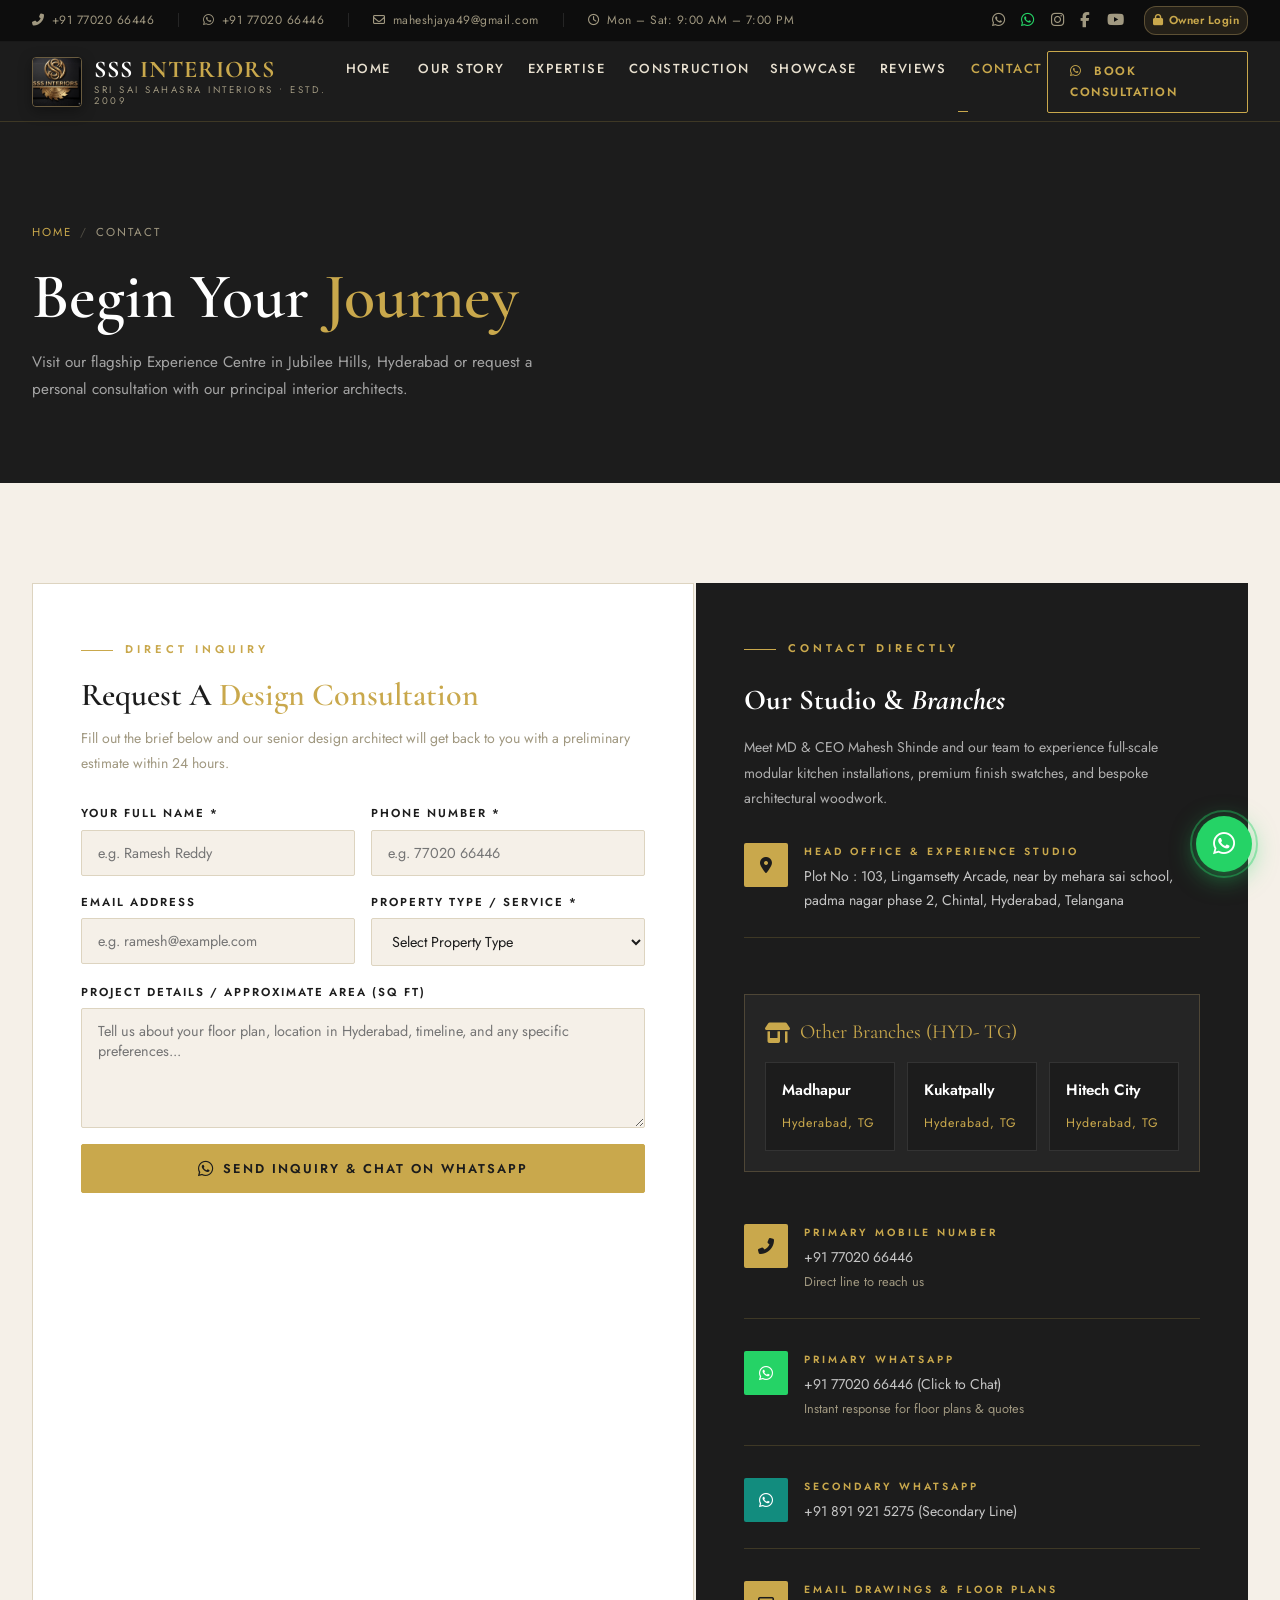
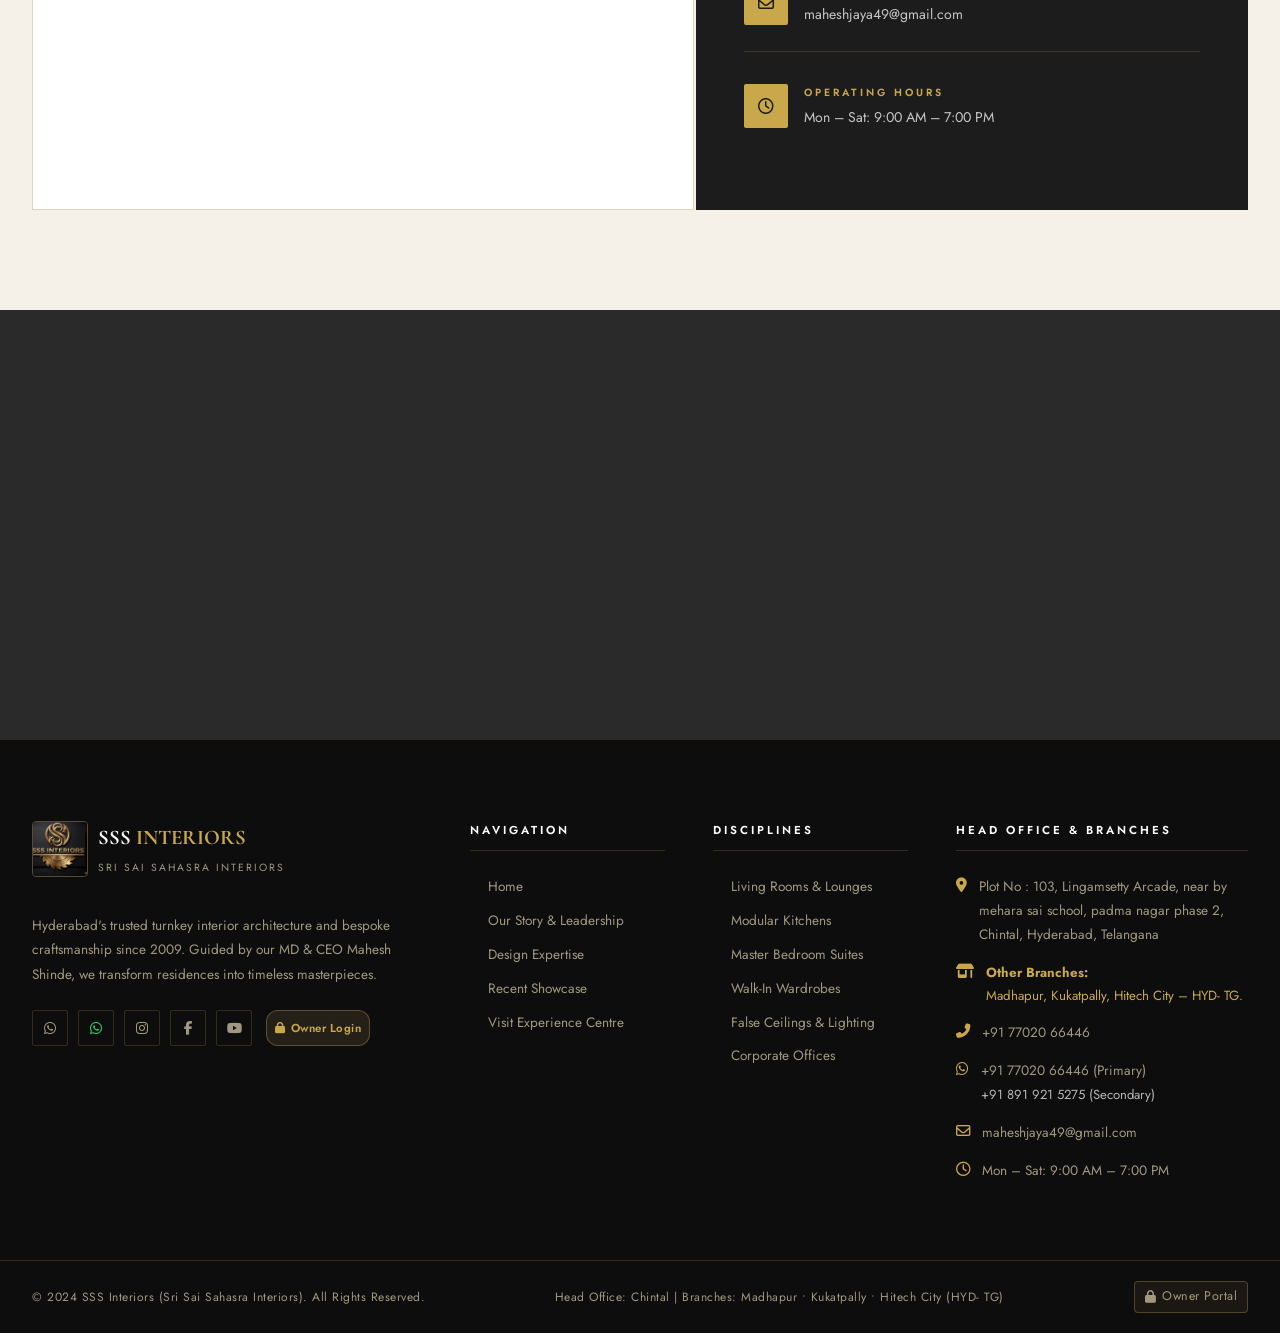
<file: contact.html>
﻿<!DOCTYPE html>
<html lang="en">
<head>
  <meta charset="UTF-8" />
  <meta name="viewport" content="width=device-width, initial-scale=1.0" />
  <title>Connect With Us | SSS Interiors — Sri Sai Sahasra Interiors</title>
  <link rel="icon" type="image/jpeg" href="assets/images/logo.jpg" />
  <link rel="apple-touch-icon" href="assets/images/logo.jpg" />
  <meta name="description" content="Visit the SSS Interiors (Sri Sai Sahasra Interiors) Experience Centre in Jubilee Hills, Hyderabad or schedule a private in-home design consultation." />

  <!-- Google Fonts: Cormorant Garamond & Jost -->
  <link rel="preconnect" href="https://fonts.googleapis.com" />
  <link rel="preconnect" href="https://fonts.gstatic.com" crossorigin />
  <link href="https://fonts.googleapis.com/css2?family=Cormorant+Garamond:ital,wght@0,500;0,600;0,700;1,400;1,600&family=Jost:wght@300;400;500;600;700&display=swap" rel="stylesheet" />

  <!-- Font Awesome 6 -->
  <link rel="stylesheet" href="https://cdnjs.cloudflare.com/ajax/libs/font-awesome/6.5.0/css/all.min.css" />

  <!-- Main Stylesheet -->
  <link rel="stylesheet" href="assets/css/style.css" />
</head>
<body>

  <!-- Page Loader -->
  <div id="page-loader">
    <img src="assets/images/logo.jpg" alt="SSS Interiors" class="loader-logo-img" />
    <div class="loader-line"></div>
    <div class="loader-sub">Sri Sai Sahasra Interiors</div>
  </div>

  <div id="scroll-progress"></div>

  <!-- ======== TOP BAR ======== -->
  <div class="top-bar">
    <div class="tb-inner">
      <div class="top-bar-left">
        <a href="tel:+917702066446" class="cfg-phone-link" title="Call Primary Mobile">
          <i class="fas fa-phone-alt"></i>
          <span class="cfg-phone-text">+91 77020 66446</span>
        </a>
        <span class="tb-divider hide-mobile"></span>
        <a href="https://wa.me/917702066446" class="cfg-whatsapp-link hide-mobile" target="_blank" title="Primary WhatsApp">
          <i class="fab fa-whatsapp"></i>
          <span>+91 77020 66446</span>
        </a>
        <span class="tb-divider hide-mobile"></span>
        <a href="mailto:maheshjaya49@gmail.com" class="cfg-email-link hide-mobile" title="Email Us">
          <i class="far fa-envelope"></i>
          <span class="cfg-email-text">maheshjaya49@gmail.com</span>
        </a>
        <span class="tb-divider hide-mobile"></span>
        <span class="hide-mobile">
          <i class="far fa-clock"></i>
          <span class="cfg-hours">Mon – Sat: 9:00 AM – 7:00 PM</span>
        </span>
      </div>
      <div class="top-bar-right">
        <a href="https://wa.me/917702066446" class="cfg-whatsapp-link" target="_blank" aria-label="Primary WhatsApp: 7702066446" title="Primary WhatsApp: 7702066446"><i class="fab fa-whatsapp"></i></a>
        <a href="https://wa.me/918919215275" class="cfg-whatsapp-secondary" target="_blank" aria-label="Secondary WhatsApp: +91 891 921 5275" title="Secondary WhatsApp: +91 891 921 5275"><i class="fab fa-whatsapp" style="color:#25D366;"></i></a>
        <a href="#" class="cfg-instagram" target="_blank" aria-label="Instagram"><i class="fab fa-instagram"></i></a>
        <a href="#" class="cfg-facebook" target="_blank" aria-label="Facebook"><i class="fab fa-facebook-f"></i></a>
        <a href="#" class="cfg-youtube" target="_blank" aria-label="YouTube"><i class="fab fa-youtube"></i></a>
        <a href="admin.html" class="topbar-admin-link" title="Owner Admin Portal"><i class="fas fa-lock"></i> Owner Login</a>
      </div>
    </div>
  </div>

  <!-- ======== NAVIGATION BAR ======== -->
  <nav id="navbar">
    <div class="nav-inner">
      
      <div class="nav-logo">
        <a href="index.html">
          <img src="assets/images/logo.jpg" alt="SSS Interiors Logo" class="nav-logo-img" />
          <div class="logo-text-wrap">
            <span class="logo-brand">SSS <em>INTERIORS</em></span>
            <span class="logo-tagline">Sri Sai Sahasra Interiors &bull; Estd. 2009</span>
          </div>
        </a>
      </div>

      <ul class="nav-menu" id="nav-menu">
        <li><a href="index.html">Home</a></li>
        <li><a href="about.html">Our Story</a></li>
        <li><a href="services.html">Expertise</a></li>
        <li><a href="index.html#construction">Construction</a></li>
        <li><a href="portfolio.html">Showcase</a></li>
        <li><a href="reviews.html">Reviews</a></li>
        <li><a href="contact.html" class="active">Contact</a></li>

      </ul>

      <div class="nav-actions">
        <a href="#" class="btn-consult cfg-whatsapp-link" target="_blank" data-msg="Hi SSS Interiors, I would like to book a private design consultation.">
          <i class="fab fa-whatsapp" style="margin-right:6px;"></i> Book Consultation
        </a>
        <button class="hamburger" id="hamburger" aria-label="Toggle Navigation">
          <span></span><span></span><span></span>
        </button>
      </div>

    </div>
  </nav>

  <!-- ======== PAGE INNER HERO ======== -->
  <section class="page-hero">
    <div class="container page-hero-inner">
      <div class="page-hero-breadcrumb">
        <a href="index.html">Home</a> <span>/</span> Contact
      </div>
      <h1>Begin Your <em>Journey</em></h1>
      <p>Visit our flagship Experience Centre in Jubilee Hills, Hyderabad or request a personal consultation with our principal interior architects.</p>
    </div>
  </section>

  <!-- ======== CONTACT DETAILS & FORM ======== -->
  <section class="contact-sec">
    <div class="container">
      
      <div class="contact-grid">

        <!-- Form Column -->
        <div class="contact-form-side" data-reveal>
          <span class="sec-eyebrow">Direct Inquiry</span>
          <h2 class="sec-title" style="font-size:2rem;margin-bottom:12px;">Request A <em>Design Consultation</em></h2>
          <p style="color:var(--text-muted);font-size:0.88rem;margin-bottom:28px;">
            Fill out the brief below and our senior design architect will get back to you with a preliminary estimate within 24 hours.
          </p>

          <form id="contact-form">
            <div class="form-row">
              <div class="form-group">
                <label>Your Full Name *</label>
                <input type="text" name="name" required placeholder="e.g. Ramesh Reddy" />
              </div>
              <div class="form-group">
                <label>Phone Number *</label>
                <input type="tel" name="phone" required placeholder="e.g. 77020 66446" />
              </div>
            </div>

            <div class="form-row">
              <div class="form-group">
                <label>Email Address</label>
                <input type="email" name="email" placeholder="e.g. ramesh@example.com" />
              </div>
              <div class="form-group">
                <label>Property Type / Service *</label>
                <select name="service" required>
                  <option value="" disabled selected>Select Property Type</option>
                  <option value="Luxury Villa (Turnkey)">Luxury Villa (Turnkey)</option>
                  <option value="3BHK / 4BHK Apartment">3BHK / 4BHK Apartment</option>
                  <option value="Modular Kitchen Suite">Modular Kitchen Suite</option>
                  <option value="Master Bedroom & Walk-in">Master Bedroom & Walk-in</option>
                  <option value="Commercial Office / Retail">Commercial Office / Retail</option>
                  <option value="Full Renovation">Full Renovation</option>
                </select>
              </div>
            </div>

            <div class="form-group">
              <label>Project Details / Approximate Area (sq ft)</label>
              <textarea name="message" rows="4" placeholder="Tell us about your floor plan, location in Hyderabad, timeline, and any specific preferences..."></textarea>
            </div>

            <button type="submit" class="btn btn-gold" style="width:100%;justify-content:center;">
              <i class="fab fa-whatsapp" style="font-size:1.1rem;"></i> Send Inquiry & Chat on WhatsApp
            </button>

            <div id="form-success">
              <i class="fas fa-check-circle" style="font-size:1.2rem;"></i>
              <span>Thank you! Your request has been recorded. Redirecting to WhatsApp for instant chat...</span>
            </div>
          </form>
        </div>

        <!-- Info Column -->
        <div class="contact-info-side" data-reveal data-delay="100">
          <div>
            <span class="sec-eyebrow" style="color:var(--gold);">Contact Directly</span>
            <h3 style="font-family:var(--font-heading);font-size:1.8rem;color:var(--white);margin-bottom:10px;">
              Our Studio &amp; <em>Branches</em>
            </h3>
            <p style="color:rgba(255,255,255,0.65);font-size:0.88rem;line-height:1.8;">
              Meet MD &amp; CEO Mahesh Shinde and our team to experience full-scale modular kitchen installations, premium finish swatches, and bespoke architectural woodwork.
            </p>
          </div>

          <!-- Head Office Address -->
          <div class="contact-info-item">
            <div class="ci-icon"><i class="fas fa-map-marker-alt"></i></div>
            <div>
              <div class="ci-label">Head Office &amp; Experience Studio</div>
              <div class="ci-value cfg-address">
                Plot No : 103, Lingamsetty Arcade,<br>near by mehara sai school, padma nagar phase 2,<br>Chintal, Hyderabad, Telangana
              </div>
            </div>
          </div>

          <!-- Other Branches Block -->
          <div class="branches-block">
            <div class="branches-header">
              <i class="fas fa-store-alt"></i> Other Branches (HYD- TG)
            </div>
            <div class="branch-grid-3">
              <div class="branch-pill-box">
                <h4>Madhapur</h4>
                <span>Hyderabad, TG</span>
              </div>
              <div class="branch-pill-box">
                <h4>Kukatpally</h4>
                <span>Hyderabad, TG</span>
              </div>
              <div class="branch-pill-box">
                <h4>Hitech City</h4>
                <span>Hyderabad, TG</span>
              </div>
            </div>
          </div>

          <!-- Primary Phone -->
          <div class="contact-info-item" style="margin-top:20px;">
            <div class="ci-icon"><i class="fas fa-phone-alt"></i></div>
            <div>
              <div class="ci-label">Primary Mobile Number</div>
              <div class="ci-value">
                <a href="tel:+917702066446" class="cfg-phone-link"><span class="cfg-phone-text">+91 77020 66446</span></a><br>
                <span style="font-size:0.8rem;color:var(--text-muted);">Direct line to reach us</span>
              </div>
            </div>
          </div>

          <!-- Primary WhatsApp -->
          <div class="contact-info-item">
            <div class="ci-icon" style="background:#25D366;color:#fff;"><i class="fab fa-whatsapp"></i></div>
            <div>
              <div class="ci-label">Primary WhatsApp</div>
              <div class="ci-value">
                <a href="https://wa.me/917702066446" class="cfg-whatsapp-link" target="_blank" data-msg="Hi SSS Interiors, I would like to discuss my interior design requirements.">
                  +91 77020 66446 (Click to Chat)
                </a><br>
                <span style="font-size:0.8rem;color:var(--text-muted);">Instant response for floor plans &amp; quotes</span>
              </div>
            </div>
          </div>

          <!-- Secondary WhatsApp -->
          <div class="contact-info-item">
            <div class="ci-icon" style="background:#128C7E;color:#fff;"><i class="fab fa-whatsapp"></i></div>
            <div>
              <div class="ci-label">Secondary WhatsApp</div>
              <div class="ci-value">
                <a href="https://wa.me/918919215275" class="cfg-whatsapp-secondary" target="_blank" data-msg="Hi SSS Interiors, I would like to connect with your design team.">
                  +91 891 921 5275 (Secondary Line)
                </a>
              </div>
            </div>
          </div>

          <!-- Email -->
          <div class="contact-info-item">
            <div class="ci-icon"><i class="far fa-envelope"></i></div>
            <div>
              <div class="ci-label">Email Drawings &amp; Floor Plans</div>
              <div class="ci-value">
                <a href="mailto:maheshjaya49@gmail.com" class="cfg-email-link"><span class="cfg-email-text">maheshjaya49@gmail.com</span></a>
              </div>
            </div>
          </div>

          <!-- Working Hours -->
          <div class="contact-info-item">
            <div class="ci-icon"><i class="far fa-clock"></i></div>
            <div>
              <div class="ci-label">Operating Hours</div>
              <div class="ci-value cfg-hours">
                Mon &ndash; Sat: 9:00 AM &ndash; 7:00 PM<br>
                <small style="color:var(--text-muted);">Sunday visits by prior appointment only</small>
              </div>
            </div>
          </div>

        </div>

      </div>

    </div>
  </section>

  <!-- ======== MAP SECTION ======== -->
  <section class="map-sec">
    <!-- Clean Google Map Hyderabad Jubilee Hills Embed -->
    <iframe src="https://www.google.com/maps/embed?pb=!1m18!1m12!1m3!1d3806.4950275338104!2d78.39865187493596!3d17.436043183459954!2m3!1f0!2f0!3f0!3m2!1i1024!2i768!4f13.1!3m3!1m2!1s0x3bcb9158f201b205%3A0x11bbe7be7792411b!2sJubilee%20Hills%2C%20Hyderabad%2C%20Telangana!5e0!3m2!1sen!2sin!4v1700000000000!5m2!1sen!2sin" width="100%" height="420" style="border:0;" allowfullscreen="" loading="lazy" referrerpolicy="no-referrer-when-downgrade" title="SSS Interiors Jubilee Hills Location"></iframe>
  </section>

  <!-- ======== LUXURY FOOTER ======== -->
  <footer>
    <div class="container">
      <div class="footer-grid">
        <div>
          <div class="footer-logo-wrap">
            <div class="footer-logo-mark">
              <img src="assets/images/logo.jpg" alt="SSS Interiors Logo" class="footer-logo-img" />
              <div>
                <span class="footer-brand-name">SSS <em>INTERIORS</em></span>
                <span class="footer-brand-full cfg-brand-full">Sri Sai Sahasra Interiors</span>
              </div>
            </div>
          </div>
          <p class="footer-about">
            Hyderabad's trusted turnkey interior architecture and bespoke craftsmanship since 2009. Guided by our MD &amp; CEO Mahesh Shinde, we transform residences into timeless masterpieces.
          </p>
          <div class="footer-socials">
            <a href="https://wa.me/917702066446" class="footer-social-link cfg-whatsapp-link" target="_blank" aria-label="Primary WhatsApp: 7702066446" title="Primary WhatsApp: 7702066446"><i class="fab fa-whatsapp"></i></a>
            <a href="https://wa.me/918919215275" class="footer-social-link cfg-whatsapp-secondary" target="_blank" aria-label="Secondary WhatsApp: +91 891 921 5275" title="Secondary WhatsApp: +91 891 921 5275"><i class="fab fa-whatsapp" style="color:#25D366;"></i></a>
            <a href="#" class="footer-social-link cfg-instagram" target="_blank" aria-label="Instagram"><i class="fab fa-instagram"></i></a>
            <a href="#" class="footer-social-link cfg-facebook" target="_blank" aria-label="Facebook"><i class="fab fa-facebook-f"></i></a>
            <a href="#" class="footer-social-link cfg-youtube" target="_blank" aria-label="YouTube"><i class="fab fa-youtube"></i></a>
        <a href="admin.html" class="topbar-admin-link" title="Owner Admin Portal"><i class="fas fa-lock"></i> Owner Login</a>
          </div>
        </div>

        <div class="footer-col">
          <h4>Navigation</h4>
          <ul class="footer-links">
            <li><a href="index.html">Home</a></li>
            <li><a href="about.html">Our Story &amp; Leadership</a></li>
            <li><a href="services.html">Design Expertise</a></li>
            <li><a href="portfolio.html">Recent Showcase</a></li>
            <li><a href="contact.html">Visit Experience Centre</a></li>
          </ul>
        </div>

        <div class="footer-col">
          <h4>Disciplines</h4>
          <ul class="footer-links">
            <li><a href="services.html">Living Rooms &amp; Lounges</a></li>
            <li><a href="services.html">Modular Kitchens</a></li>
            <li><a href="services.html">Master Bedroom Suites</a></li>
            <li><a href="services.html">Walk-In Wardrobes</a></li>
            <li><a href="services.html">False Ceilings &amp; Lighting</a></li>
            <li><a href="services.html">Corporate Offices</a></li>
          </ul>
        </div>

        <div class="footer-col">
          <h4>Head Office &amp; Branches</h4>
          <ul class="footer-contact-list">
            <li>
              <i class="fas fa-map-marker-alt"></i>
              <span class="cfg-address">Plot No : 103, Lingamsetty Arcade,<br>near by mehara sai school, padma nagar phase 2,<br>Chintal, Hyderabad, Telangana</span>
            </li>
            <li style="color:var(--gold);font-size:0.83rem;">
              <i class="fas fa-store-alt"></i>
              <span><strong>Other Branches:</strong><br>Madhapur, Kukatpally, Hitech City &ndash; HYD- TG.</span>
            </li>
            <li>
              <i class="fas fa-phone-alt"></i>
              <a href="tel:+917702066446" class="cfg-phone-link"><span class="cfg-phone-text">+91 77020 66446</span></a>
            </li>
            <li>
              <i class="fab fa-whatsapp"></i>
              <span>
                <a href="https://wa.me/917702066446" target="_blank" class="cfg-whatsapp-link">+91 77020 66446 (Primary)</a><br>
                <a href="https://wa.me/918919215275" target="_blank" class="cfg-whatsapp-secondary" style="color:rgba(255,255,255,0.7);font-size:0.82rem;">+91 891 921 5275 (Secondary)</a>
              </span>
            </li>
            <li>
              <i class="far fa-envelope"></i>
              <a href="mailto:maheshjaya49@gmail.com" class="cfg-email-link"><span class="cfg-email-text">maheshjaya49@gmail.com</span></a>
            </li>
            <li>
              <i class="far fa-clock"></i>
              <span class="cfg-hours">Mon &ndash; Sat: 9:00 AM &ndash; 7:00 PM</span>
            </li>
          </ul>
        </div>
      </div>
    </div>

    <div class="footer-bottom">
      <div style="display:flex; justify-content:space-between; align-items:center; flex-wrap:wrap; gap:12px; width:100%;">
        <span>&copy; 2024 SSS Interiors (Sri Sai Sahasra Interiors). All Rights Reserved.</span>
        <span>Head Office: Chintal | Branches: Madhapur &bull; Kukatpally &bull; Hitech City (HYD- TG)</span>
        <a href="admin.html" class="footer-admin-link" title="Owner Admin Portal"><i class="fas fa-lock"></i> Owner Portal</a>
      </div>
    </div>
  </footer>

  <a href="#" class="wa-float cfg-whatsapp-link" target="_blank" aria-label="Chat on WhatsApp" title="Chat on WhatsApp">
    <i class="fab fa-whatsapp"></i>
  </a>
  <button id="scroll-top" aria-label="Back to top"><i class="fas fa-arrow-up"></i></button>

  <script src="config.js"></script>
  <script src="assets/js/main.js"></script>
</body>
</html>
</file>
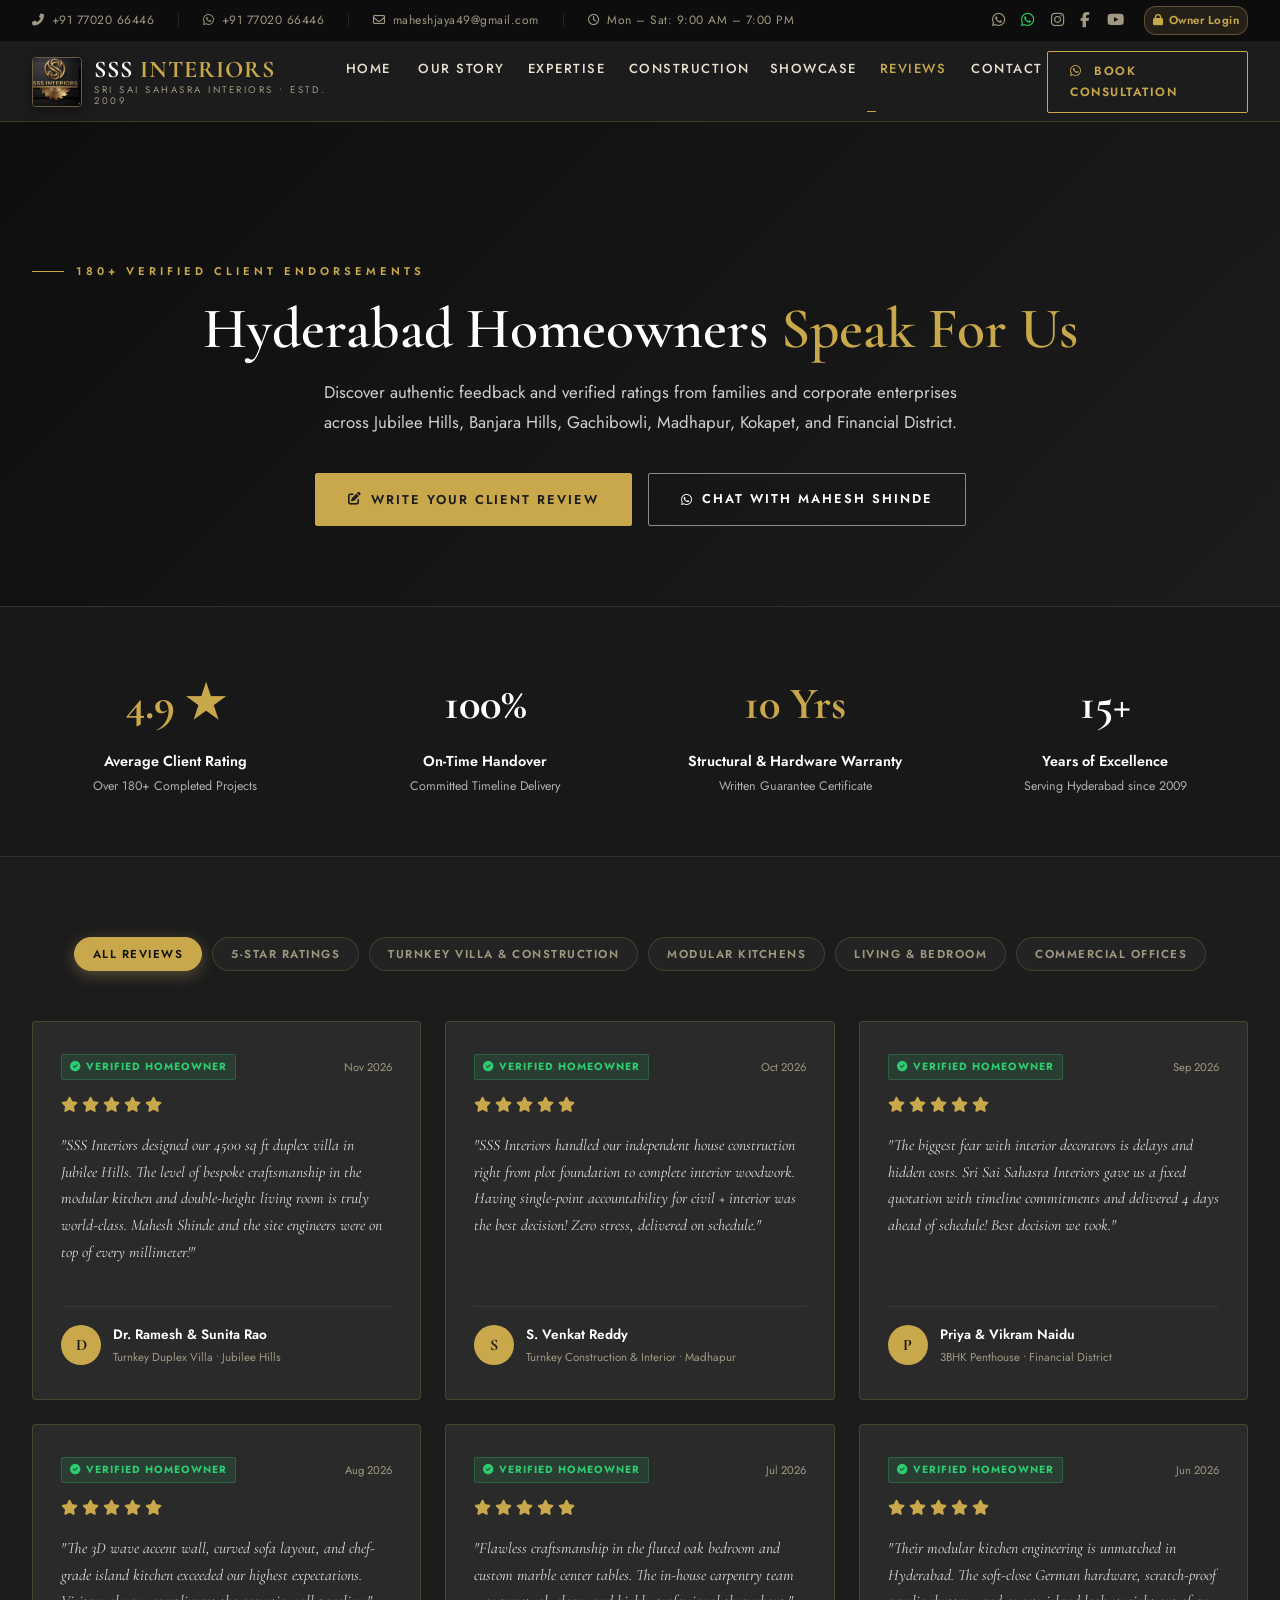
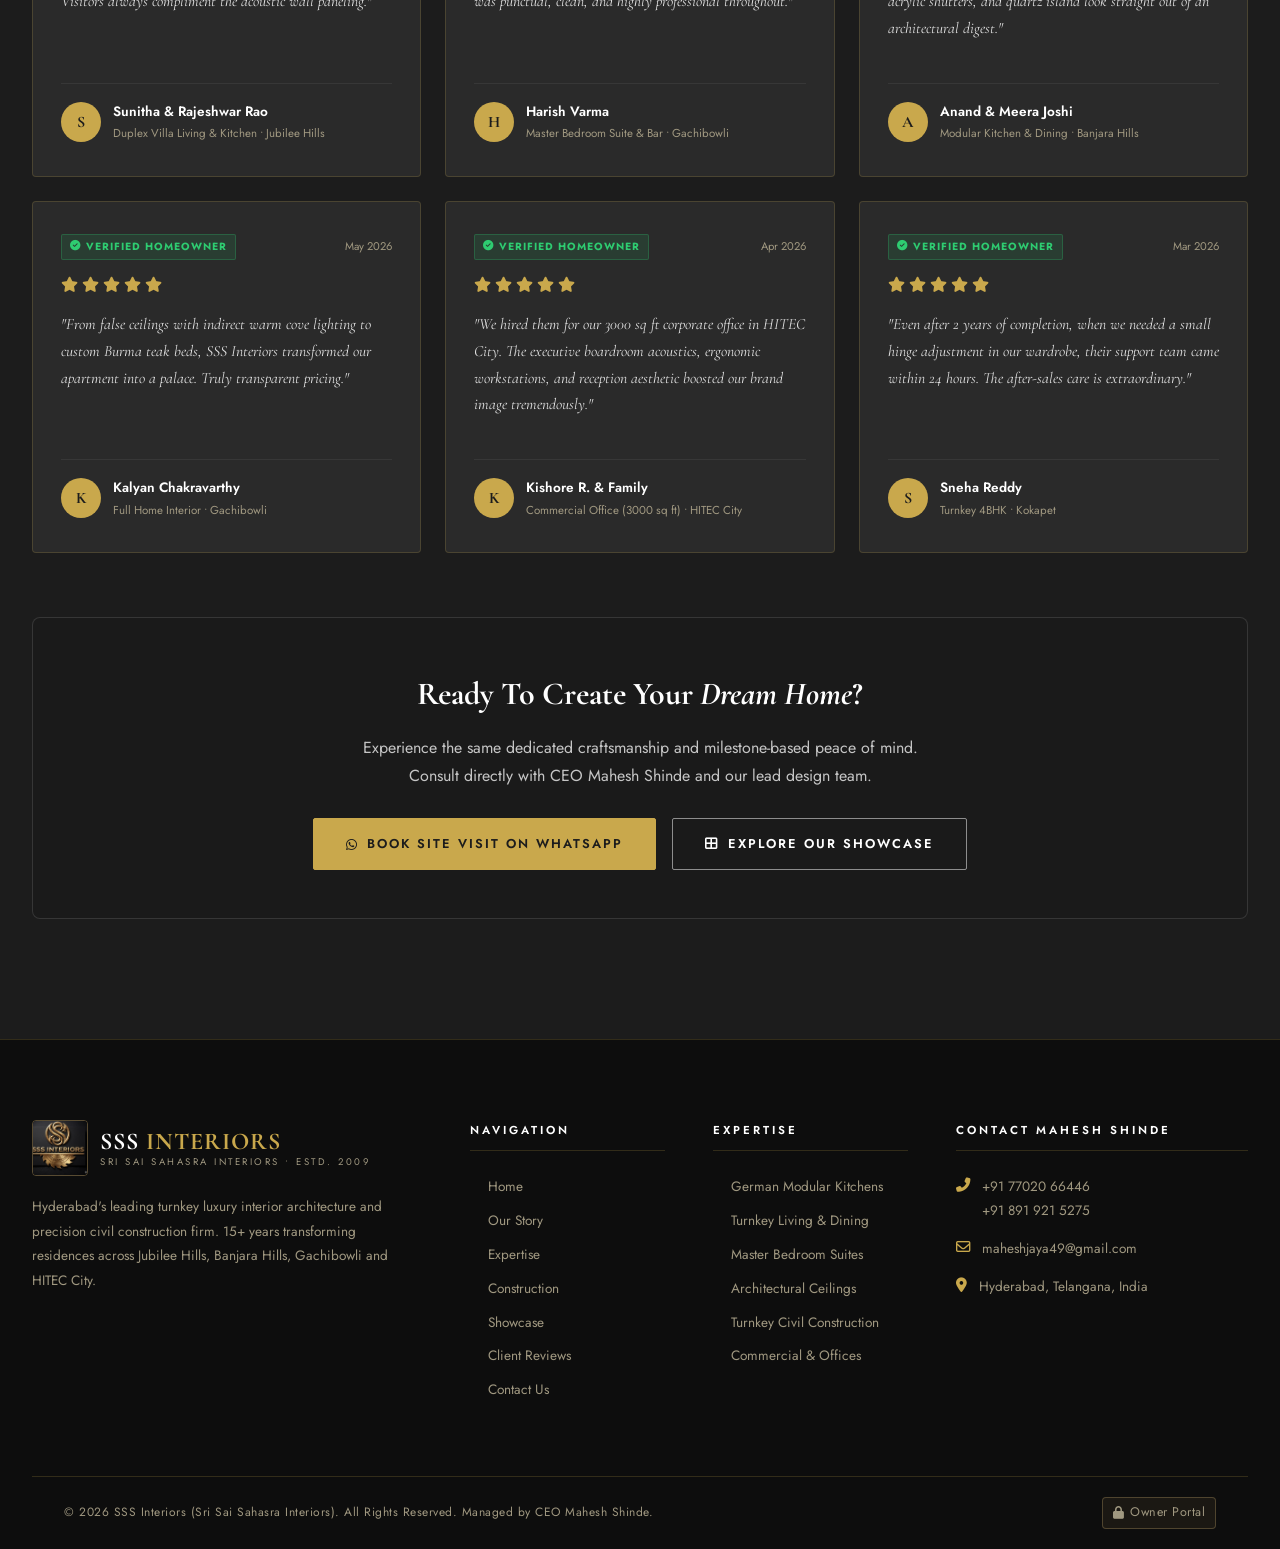
<file: reviews.html>
﻿<!DOCTYPE html>
<html lang="en">
<head>
  <meta charset="UTF-8" />
  <meta name="viewport" content="width=device-width, initial-scale=1.0" />
  <title>Customer Reviews &amp; Client Stories | SSS Interiors Hyderabad</title>
  <link rel="icon" type="image/jpeg" href="assets/images/logo.jpg" />
  <link rel="apple-touch-icon" href="assets/images/logo.jpg" />
  <meta name="description" content="Read 180+ verified homeowner and business reviews for SSS Interiors (Sri Sai Sahasra Interiors) Hyderabad. Turnkey luxury villas, modular kitchens, and office interiors." />
  <meta name="keywords" content="SSS Interiors reviews, Sri Sai Sahasra Interiors testimonials, Hyderabad interior designers rating, turnkey villa interior reviews" />

  <!-- Google Fonts: Cormorant Garamond & Jost -->
  <link rel="preconnect" href="https://fonts.googleapis.com" />
  <link rel="preconnect" href="https://fonts.gstatic.com" crossorigin />
  <link href="https://fonts.googleapis.com/css2?family=Cormorant+Garamond:ital,wght@0,500;0,600;0,700;1,400;1,600&family=Jost:wght@300;400;500;600;700&display=swap" rel="stylesheet" />

  <!-- Font Awesome 6 -->
  <link rel="stylesheet" href="https://cdnjs.cloudflare.com/ajax/libs/font-awesome/6.5.0/css/all.min.css" />

  <!-- Main Stylesheet -->
  <link rel="stylesheet" href="assets/css/style.css" />
</head>
<body>

  <!-- Page Loader -->
  <div id="page-loader">
    <img src="assets/images/logo.jpg" alt="SSS Interiors" class="loader-logo-img" />
    <div class="loader-line"></div>
    <div class="loader-sub">Sri Sai Sahasra Interiors</div>
  </div>

  <!-- Scroll Progress -->
  <div id="scroll-progress"></div>

  <!-- ======== TOP BAR ======== -->
  <div class="top-bar">
    <div class="tb-inner">
      <div class="top-bar-left">
        <a href="tel:+917702066446" class="cfg-phone-link" title="Call Primary Mobile">
          <i class="fas fa-phone-alt"></i>
          <span class="cfg-phone-text">+91 77020 66446</span>
        </a>
        <span class="tb-divider hide-mobile"></span>
        <a href="https://wa.me/917702066446" class="cfg-whatsapp-link hide-mobile" target="_blank" title="Primary WhatsApp">
          <i class="fab fa-whatsapp"></i>
          <span>+91 77020 66446</span>
        </a>
        <span class="tb-divider hide-mobile"></span>
        <a href="mailto:maheshjaya49@gmail.com" class="cfg-email-link hide-mobile" title="Email Us">
          <i class="far fa-envelope"></i>
          <span class="cfg-email-text">maheshjaya49@gmail.com</span>
        </a>
        <span class="tb-divider hide-mobile"></span>
        <span class="hide-mobile">
          <i class="far fa-clock"></i>
          <span class="cfg-hours">Mon – Sat: 9:00 AM – 7:00 PM</span>
        </span>
      </div>
      <div class="top-bar-right">
        <a href="https://wa.me/917702066446" class="cfg-whatsapp-link" target="_blank" aria-label="Primary WhatsApp: 7702066446"><i class="fab fa-whatsapp"></i></a>
        <a href="https://wa.me/918919215275" class="cfg-whatsapp-secondary" target="_blank" aria-label="Secondary WhatsApp: +91 891 921 5275"><i class="fab fa-whatsapp" style="color:#25D366;"></i></a>
        <a href="#" class="cfg-instagram" target="_blank" aria-label="Instagram"><i class="fab fa-instagram"></i></a>
        <a href="#" class="cfg-facebook" target="_blank" aria-label="Facebook"><i class="fab fa-facebook-f"></i></a>
        <a href="#" class="cfg-youtube" target="_blank" aria-label="YouTube"><i class="fab fa-youtube"></i></a>
        <a href="admin.html" class="topbar-admin-link" title="Owner Admin Portal"><i class="fas fa-lock"></i> Owner Login</a>
      </div>
    </div>
  </div>

  <!-- ======== NAVIGATION BAR ======== -->
  <nav id="navbar">
    <div class="nav-inner">
      
      <div class="nav-logo">
        <a href="index.html">
          <img src="assets/images/logo.jpg" alt="SSS Interiors Logo" class="nav-logo-img" />
          <div class="logo-text-wrap">
            <span class="logo-brand">SSS <em>INTERIORS</em></span>
            <span class="logo-tagline">Sri Sai Sahasra Interiors &bull; Estd. 2009</span>
          </div>
        </a>
      </div>

      <!-- Navigation Links -->
      <ul class="nav-menu" id="nav-menu">
        <li><a href="index.html">Home</a></li>
        <li><a href="about.html">Our Story</a></li>
        <li><a href="services.html">Expertise</a></li>
        <li><a href="index.html#construction">Construction</a></li>
        <li><a href="portfolio.html">Showcase</a></li>
        <li><a href="reviews.html" class="active">Reviews</a></li>
        <li><a href="contact.html">Contact</a></li>
      </ul>

      <!-- CTA Actions -->
      <div class="nav-actions">
        <a href="#" class="btn-consult cfg-whatsapp-link" target="_blank" data-msg="Hi SSS Interiors, I would like to book a private design consultation.">
          <i class="fab fa-whatsapp" style="margin-right:6px;"></i> Book Consultation
        </a>
        <button class="hamburger" id="hamburger" aria-label="Toggle Navigation">
          <span></span><span></span><span></span>
        </button>
      </div>

    </div>
  </nav>

  <!-- ======== REVIEWS PAGE HERO ======== -->
  <section class="page-hero" style="background-image: linear-gradient(135deg, rgba(13,13,13,0.92) 0%, rgba(28,28,28,0.85) 100%), url('https://images.unsplash.com/photo-1600210492486-724fe5c67fb0?w=1800&q=85'); padding: 140px 0 80px; text-align: center;">
    <div class="container" data-reveal>
      <span class="sec-eyebrow" style="color:var(--gold);">180+ Verified Client Endorsements</span>
      <h1 class="sec-title on-dark" style="color:#ffffff; font-size: clamp(2.2rem, 4.5vw, 3.8rem); margin-bottom: 16px;">
        Hyderabad Homeowners <em>Speak For Us</em>
      </h1>
      <p class="sec-sub" style="color:rgba(255,255,255,0.8); max-width: 680px; margin: 0 auto 36px; font-size: 1.05rem;">
        Discover authentic feedback and verified ratings from families and corporate enterprises across Jubilee Hills, Banjara Hills, Gachibowli, Madhapur, Kokapet, and Financial District.
      </p>
      
      <div style="display:flex; justify-content:center; gap:16px; flex-wrap:wrap;">
        <button class="btn btn-gold" id="openReviewModalBtn">
          <i class="fas fa-edit"></i> Write Your Client Review
        </button>
        <a href="https://wa.me/917702066446?text=Hi%20Mahesh%20Shinde,%20I%20saw%20your%20client%20reviews%20and%20would%20like%20to%20discuss%20my%20interior/construction%20project." target="_blank" class="btn btn-outline-white">
          <i class="fab fa-whatsapp"></i> Chat With Mahesh Shinde
        </a>
      </div>
    </div>
  </section>

  <!-- ======== OVERALL RATING METRICS STRIP ======== -->
  <section style="background: #181818; padding: 48px 0; border-top: 1px solid rgba(255,255,255,0.1); border-bottom: 1px solid rgba(255,255,255,0.1);">
    <div class="container">
      <div style="display: grid; grid-template-columns: repeat(4, 1fr); gap: 24px; text-align: center;" class="review-stats-grid">
        <div style="padding: 10px;">
          <div style="font-family: var(--font-heading); font-size: 2.8rem; font-weight: 700; color: var(--gold);">4.9 ★</div>
          <div style="font-size: 0.9rem; color: #ffffff; font-weight: 600; margin-top: 6px;">Average Client Rating</div>
          <div style="font-size: 0.78rem; color: rgba(255,255,255,0.65); margin-top: 2px;">Over 180+ Completed Projects</div>
        </div>
        <div style="padding: 10px;">
          <div style="font-family: var(--font-heading); font-size: 2.8rem; font-weight: 700; color: #ffffff;">100%</div>
          <div style="font-size: 0.9rem; color: #ffffff; font-weight: 600; margin-top: 6px;">On-Time Handover</div>
          <div style="font-size: 0.78rem; color: rgba(255,255,255,0.65); margin-top: 2px;">Committed Timeline Delivery</div>
        </div>
        <div style="padding: 10px;">
          <div style="font-family: var(--font-heading); font-size: 2.8rem; font-weight: 700; color: var(--gold);">10 Yrs</div>
          <div style="font-size: 0.9rem; color: #ffffff; font-weight: 600; margin-top: 6px;">Structural &amp; Hardware Warranty</div>
          <div style="font-size: 0.78rem; color: rgba(255,255,255,0.65); margin-top: 2px;">Written Guarantee Certificate</div>
        </div>
        <div style="padding: 10px;">
          <div style="font-family: var(--font-heading); font-size: 2.8rem; font-weight: 700; color: #ffffff;">15+</div>
          <div style="font-size: 0.9rem; color: #ffffff; font-weight: 600; margin-top: 6px;">Years of Excellence</div>
          <div style="font-size: 0.78rem; color: rgba(255,255,255,0.65); margin-top: 2px;">Serving Hyderabad since 2009</div>
        </div>
      </div>
    </div>
  </section>

  <!-- ======== REVIEWS FEED & FILTER CONTAINER ======== -->
  <section style="background: var(--charcoal); padding: 80px 0 120px;" id="allReviewsPageContainer">
    <div class="container">

      <!-- Category Filter Tabs -->
      <div style="display: flex; justify-content: center; gap: 10px; margin-bottom: 50px; flex-wrap: wrap;" data-reveal>
        <button class="pf-btn rf-btn active" data-filter="all">All Reviews</button>
        <button class="pf-btn rf-btn" data-filter="5star">5-Star Ratings</button>
        <button class="pf-btn rf-btn" data-filter="construction">Turnkey Villa &amp; Construction</button>
        <button class="pf-btn rf-btn" data-filter="kitchen">Modular Kitchens</button>
        <button class="pf-btn rf-btn" data-filter="living">Living &amp; Bedroom</button>
        <button class="pf-btn rf-btn" data-filter="commercial">Commercial Offices</button>
      </div>

      <!-- Dedicated Dynamic Reviews Grid -->
      <div class="customer-reviews-grid" id="customerReviewsFeed">
        <!-- Loaded dynamically by main.js with all verified feedback -->
      </div>

      <!-- Action Box at bottom -->
      <div style="text-align: center; margin-top: 64px; background: #1a1a1a; padding: 48px; border-radius: 8px; border: 1px solid rgba(255,255,255,0.12);" data-reveal>
        <h3 style="font-family: var(--font-heading); font-size: 2rem; color: #ffffff; margin-bottom: 12px;">
          Ready To Create Your <em>Dream Home</em>?
        </h3>
        <p style="color: rgba(255,255,255,0.75); max-width: 580px; margin: 0 auto 28px;">
          Experience the same dedicated craftsmanship and milestone-based peace of mind. Consult directly with CEO Mahesh Shinde and our lead design team.
        </p>
        <div style="display: flex; justify-content: center; gap: 16px; flex-wrap: wrap;">
          <a href="https://wa.me/917702066446?text=Hi%20Mahesh%20Shinde,%20I%20would%20like%20to%20schedule%20a%20site%20visit%20and%20design%20consultation." target="_blank" class="btn btn-gold">
            <i class="fab fa-whatsapp"></i> Book Site Visit on WhatsApp
          </a>
          <a href="portfolio.html" class="btn btn-outline-white">
            <i class="fas fa-th-large"></i> Explore Our Showcase
          </a>
        </div>
      </div>

    </div>
  </section>

  <!-- Interactive Customer Review Modal -->
  <div class="review-modal-backdrop" id="reviewModal">
    <div class="review-modal-card">
      <button class="review-modal-close" id="closeReviewModalBtn" aria-label="Close Review Dialog">&times;</button>
      <span class="sec-eyebrow" style="color:var(--gold);">Client Experience</span>
      <h3 class="review-modal-title">Share Your Review With SSS Interiors</h3>
      <p class="review-modal-desc">Tell us about your home transformation. Your feedback will be submitted for owner verification and published to our client stories upon acceptance.</p>
      
      <form id="customerReviewForm" class="review-form">
        <div class="review-form-group">
          <label>Rating</label>
          <div class="star-rating-selector" id="starRatingSelector">
            <span class="star-opt active" data-val="1">&#9733;</span>
            <span class="star-opt active" data-val="2">&#9733;</span>
            <span class="star-opt active" data-val="3">&#9733;</span>
            <span class="star-opt active" data-val="4">&#9733;</span>
            <span class="star-opt active" data-val="5">&#9733;</span>
          </div>
          <input type="hidden" id="reviewRatingVal" name="rating" value="5" />
        </div>

        <div class="review-form-row">
          <div class="review-form-group">
            <label for="reviewAuthorName">Your Full Name *</label>
            <input type="text" id="reviewAuthorName" placeholder="e.g. S. Venkat Reddy" required />
          </div>
          <div class="review-form-group">
            <label for="reviewProjectType">Project &amp; Location *</label>
            <input type="text" id="reviewProjectType" placeholder="e.g. 3BHK Living Room &bull; Madhapur" required />
          </div>
        </div>

        <div class="review-form-group">
          <label for="reviewComment">Your Feedback &amp; Experience *</label>
          <textarea id="reviewComment" rows="4" placeholder="How was your interior or construction experience with SSS Interiors?" required></textarea>
        </div>

        <div id="reviewSuccessMsg" class="review-success-msg" style="display:none;">
          <i class="fas fa-check-circle"></i> Thank you! Your review has been submitted for owner verification and will appear on the website once accepted.
        </div>

        <button type="submit" class="btn btn-gold" style="width:100%;margin-top:8px;">
          <i class="fas fa-paper-plane"></i> Submit &amp; Publish Review
        </button>
      </form>
    </div>
  </div>

  <!-- ======== FOOTER ======== -->
  <footer>
    <div class="container">
      <div class="footer-grid">
        <div class="footer-col">
          <div class="footer-logo">
            <img src="assets/images/logo.jpg" alt="SSS Interiors" class="footer-logo-img" />
            <div class="logo-text-wrap">
              <span class="logo-brand">SSS <em>INTERIORS</em></span>
              <span class="logo-tagline">Sri Sai Sahasra Interiors &bull; Estd. 2009</span>
            </div>
          </div>
          <p class="footer-desc">Hyderabad's leading turnkey luxury interior architecture and precision civil construction firm. 15+ years transforming residences across Jubilee Hills, Banjara Hills, Gachibowli and HITEC City.</p>
        </div>
        <div class="footer-col">
          <h4 class="footer-title">Navigation</h4>
          <ul class="footer-links">
            <li><a href="index.html">Home</a></li>
            <li><a href="about.html">Our Story</a></li>
            <li><a href="services.html">Expertise</a></li>
            <li><a href="index.html#construction">Construction</a></li>
            <li><a href="portfolio.html">Showcase</a></li>
            <li><a href="reviews.html">Client Reviews</a></li>
            <li><a href="contact.html">Contact Us</a></li>
          </ul>
        </div>
        <div class="footer-col">
          <h4 class="footer-title">Expertise</h4>
          <ul class="footer-links">
            <li><a href="services.html">German Modular Kitchens</a></li>
            <li><a href="services.html">Turnkey Living &amp; Dining</a></li>
            <li><a href="services.html">Master Bedroom Suites</a></li>
            <li><a href="services.html">Architectural Ceilings</a></li>
            <li><a href="index.html#construction">Turnkey Civil Construction</a></li>
            <li><a href="services.html">Commercial &amp; Offices</a></li>
          </ul>
        </div>
        <div class="footer-col">
          <h4 class="footer-title">Contact Mahesh Shinde</h4>
          <div class="footer-contact-item">
            <i class="fas fa-phone-alt"></i>
            <div>
              <a href="tel:+917702066446">+91 77020 66446</a><br />
              <a href="tel:+918919215275">+91 891 921 5275</a>
            </div>
          </div>
          <div class="footer-contact-item">
            <i class="far fa-envelope"></i>
            <a href="mailto:maheshjaya49@gmail.com">maheshjaya49@gmail.com</a>
          </div>
          <div class="footer-contact-item">
            <i class="fas fa-map-marker-alt"></i>
            <span>Hyderabad, Telangana, India</span>
          </div>
        </div>
      </div>
      <div class="footer-bottom">
        <div style="display:flex; justify-content:space-between; align-items:center; flex-wrap:wrap; gap:12px; width:100%;">
          <span>&copy; 2026 SSS Interiors (Sri Sai Sahasra Interiors). All Rights Reserved. Managed by CEO Mahesh Shinde.</span>
          <a href="admin.html" class="footer-admin-link" title="Owner Admin Portal"><i class="fas fa-lock"></i> Owner Portal</a>
        </div>
      </div>
    </div>
  </footer>

  <!-- Main JavaScript & Data -->
  <script src="config.js"></script>
  <script src="assets/js/reviews-data.js"></script>
  <script src="assets/js/main.js"></script>
</body>
</html>
</file>
<file: assets/css/style.css>
/* ============================================================
   SSS INTERIORS — Main Stylesheet
   Style: Dark Luxury Editorial (inspired by premium interior
          design studios — charcoal, warm cream, gold accents)
   ============================================================ */

/* ---- CSS Custom Properties ---- */
:root {
  --gold:          #C9A84C;
  --gold-dark:     #a8862e;
  --gold-light:    #e8c97a;
  --charcoal:      #1C1C1C;
  --charcoal-2:    #2A2A2A;
  --charcoal-3:    #353535;
  --cream:         #F5F0E8;
  --cream-dark:    #EDE6D6;
  --text-light:    #E8E0D0;
  --text-muted:    #A09880;
  --white:         #FFFFFF;
  --black:         #0D0D0D;
  --border-dark:   rgba(201,168,76,0.2);
  --border-light:  #DDD4C0;
  --shadow-gold:   0 8px 32px rgba(201,168,76,0.18);
  --shadow-dark:   0 8px 40px rgba(0,0,0,0.35);
  --shadow-sm:     0 2px 12px rgba(0,0,0,0.08);
  --shadow-md:     0 6px 24px rgba(0,0,0,0.12);
  --radius-sm:     4px;
  --radius-md:     8px;
  --radius-lg:     16px;
  --transition:    all 0.35s cubic-bezier(0.4,0,0.2,1);
  --font-heading:  'Cormorant Garamond', 'Playfair Display', Georgia, serif;
  --font-body:     'Jost', 'Lato', sans-serif;
  --navbar-h:      80px;
  --topbar-h:      42px;
  --max-w:         1320px;
}

/* ---- Reset & Base ---- */
*, *::before, *::after { box-sizing: border-box; margin: 0; padding: 0; }
html { scroll-behavior: smooth; font-size: 16px; }
body {
  font-family: var(--font-body);
  background: var(--cream);
  color: var(--charcoal);
  line-height: 1.75;
  overflow-x: hidden;
}
a { text-decoration: none; color: inherit; transition: var(--transition); }
ul { list-style: none; }
img { max-width: 100%; display: block; height: auto; }
button { cursor: pointer; border: none; background: none; font-family: inherit; }
input, textarea, select { font-family: inherit; }
section { overflow: hidden; }

/* ---- Scroll Progress Bar ---- */
#scroll-progress {
  position: fixed; top: 0; left: 0; height: 2px; width: 0%;
  background: linear-gradient(90deg, var(--gold-dark), var(--gold), var(--gold-light));
  z-index: 10001;
}

/* ---- Page Loader ---- */
#page-loader {
  position: fixed; inset: 0;
  background: var(--black);
  display: flex; flex-direction: column; align-items: center; justify-content: center;
  z-index: 9999; transition: opacity 0.6s ease, visibility 0.6s ease;
}
#page-loader.hidden { opacity: 0; visibility: hidden; pointer-events: none; }
.loader-logo {
  font-family: var(--font-heading);
  font-size: 2.8rem;
  font-weight: 700;
  color: var(--gold);
  letter-spacing: 4px;
  margin-bottom: 8px;
}
.loader-line {
  width: 60px; height: 1px;
  background: var(--gold);
  animation: loaderLine 1.4s ease-in-out infinite;
}
.loader-sub {
  font-size: 0.65rem;
  letter-spacing: 4px;
  text-transform: uppercase;
  color: var(--text-muted);
  margin-top: 10px;
}
@keyframes loaderLine {
  0%   { width: 20px; opacity: 0.3; }
  50%  { width: 80px; opacity: 1; }
  100% { width: 20px; opacity: 0.3; }
}

/* ---- Top Bar ---- */
.top-bar {
  background: var(--black);
  color: var(--text-muted);
  height: var(--topbar-h);
  font-size: 0.75rem;
  letter-spacing: 0.5px;
  display: flex; align-items: center;
  border-bottom: 1px solid rgba(255,255,255,0.05);
}
.top-bar .tb-inner {
  max-width: var(--max-w); margin: 0 auto; padding: 0 32px;
  display: flex; align-items: center; justify-content: space-between; width: 100%;
}
.top-bar-left { display: flex; align-items: center; gap: 24px; }
.top-bar-left a, .top-bar-left span {
  display: flex; align-items: center; gap: 7px; color: var(--text-muted);
  transition: var(--transition);
}
.top-bar-left a:hover { color: var(--gold); }
.top-bar-right { display: flex; align-items: center; gap: 16px; }
.top-bar-right a {
  color: var(--text-muted); font-size: 0.95rem;
  transition: var(--transition);
}
.top-bar-right a:hover { color: var(--gold); }
.tb-divider { width: 1px; height: 14px; background: rgba(255,255,255,0.1); }

/* ---- Navbar ---- */
#navbar {
  position: sticky; top: 0;
  background: var(--charcoal);
  height: var(--navbar-h);
  z-index: 1000;
  transition: background 0.4s ease, box-shadow 0.4s ease;
  border-bottom: 1px solid var(--border-dark);
}
#navbar.scrolled {
  background: rgba(28,28,28,0.97);
  box-shadow: 0 4px 30px rgba(0,0,0,0.5);
  backdrop-filter: blur(10px);
}
.nav-inner {
  max-width: var(--max-w); margin: 0 auto; padding: 0 32px;
  height: 100%; display: flex; align-items: center; justify-content: space-between;
}

/* Logo */
.nav-logo a {
  display: flex; align-items: center; gap: 12px;
  text-decoration: none;
}
.logo-mark {
  width: 46px; height: 46px;
  background: linear-gradient(135deg, var(--gold-dark), var(--gold));
  border-radius: 2px;
  display: flex; align-items: center; justify-content: center;
  flex-shrink: 0;
}
.logo-mark span {
  font-family: var(--font-heading);
  font-size: 1.1rem; font-weight: 700;
  color: var(--charcoal); letter-spacing: 1px;
}
.logo-text-wrap {
  display: flex; flex-direction: column; line-height: 1.1;
}
.logo-brand {
  font-family: var(--font-heading);
  font-size: 1.5rem; font-weight: 700;
  color: var(--white); letter-spacing: 1px;
}
.logo-brand em { color: var(--gold); font-style: normal; }
.logo-tagline {
  font-size: 0.6rem;
  letter-spacing: 2.5px;
  text-transform: uppercase;
  color: var(--text-muted);
  font-weight: 400;
  margin-top: 2px;
}

/* Nav Menu */
.nav-menu { display: flex; align-items: center; gap: 4px; }
.nav-menu a {
  padding: 8px 16px;
  font-size: 0.82rem;
  font-weight: 500;
  letter-spacing: 1.5px;
  text-transform: uppercase;
  color: var(--text-light);
  position: relative;
  transition: color 0.3s;
}
.nav-menu a::after {
  content: '';
  position: absolute; bottom: 2px; left: 50%;
  width: 0; height: 1px;
  background: var(--gold);
  transition: width 0.3s ease, left 0.3s ease;
}
.nav-menu a:hover, .nav-menu a.active { color: var(--gold); }
.nav-menu a:hover::after, .nav-menu a.active::after { width: 60%; left: 20%; }

.nav-actions { display: flex; align-items: center; gap: 12px; }
.btn-consult {
  background: transparent;
  border: 1px solid var(--gold);
  color: var(--gold);
  padding: 9px 22px;
  font-size: 0.75rem;
  font-weight: 600;
  letter-spacing: 1.5px;
  text-transform: uppercase;
  border-radius: 2px;
  transition: var(--transition);
}
.btn-consult:hover {
  background: var(--gold);
  color: var(--charcoal);
  box-shadow: var(--shadow-gold);
}
.hamburger {
  display: none; flex-direction: column; gap: 5px;
  width: 36px; align-items: center;
}
.hamburger span {
  display: block; width: 24px; height: 1.5px;
  background: var(--text-light); border-radius: 2px; transition: var(--transition);
}
.hamburger.active span:nth-child(1) { transform: translateY(6.5px) rotate(45deg); }
.hamburger.active span:nth-child(2) { opacity: 0; }
.hamburger.active span:nth-child(3) { transform: translateY(-6.5px) rotate(-45deg); }

/* Mobile Nav */
@media (max-width: 1024px) {
  .hamburger { display: flex; }
  .nav-menu {
    position: fixed;
    top: calc(var(--topbar-h) + var(--navbar-h));
    left: 0; right: 0;
    background: var(--charcoal-2);
    flex-direction: column; align-items: flex-start;
    padding: 24px 32px 40px; gap: 0;
    transform: translateX(-100%); opacity: 0; visibility: hidden;
    transition: transform 0.4s cubic-bezier(0.4,0,0.2,1), opacity 0.3s;
    box-shadow: 4px 0 30px rgba(0,0,0,0.5);
    z-index: 999; min-height: 100vh;
  }
  .nav-menu.open { transform: translateX(0); opacity: 1; visibility: visible; }
  .nav-menu a {
    padding: 16px 0; width: 100%;
    border-bottom: 1px solid var(--border-dark);
    font-size: 0.95rem; letter-spacing: 2px;
  }
  .btn-consult { display: none; }
}

/* ---- Container ---- */
.container { max-width: var(--max-w); margin: 0 auto; padding: 0 32px; }

/* ---- Buttons ---- */
.btn {
  display: inline-flex; align-items: center; gap: 8px;
  padding: 14px 32px;
  font-size: 0.8rem; font-weight: 600;
  letter-spacing: 2px; text-transform: uppercase;
  border-radius: 2px;
  transition: var(--transition);
  cursor: pointer;
}
.btn-gold {
  background: var(--gold);
  color: var(--charcoal);
  border: 1px solid var(--gold);
}
.btn-gold:hover {
  background: var(--gold-dark);
  border-color: var(--gold-dark);
  color: var(--white);
  box-shadow: var(--shadow-gold);
  transform: translateY(-2px);
}
.btn-outline-gold {
  background: transparent;
  color: var(--gold);
  border: 1px solid var(--gold);
}
.btn-outline-gold:hover {
  background: var(--gold);
  color: var(--charcoal);
  box-shadow: var(--shadow-gold);
  transform: translateY(-2px);
}
.btn-outline-white {
  background: transparent;
  color: var(--white);
  border: 1px solid rgba(255,255,255,0.5);
}
.btn-outline-white:hover {
  background: var(--white);
  color: var(--charcoal);
  border-color: var(--white);
}
.btn-whatsapp {
  display: inline-flex; align-items: center; gap: 8px;
  background: #25D366; color: var(--white);
  padding: 14px 32px;
  font-size: 0.8rem; font-weight: 600;
  letter-spacing: 2px; text-transform: uppercase;
  border-radius: 2px; border: 1px solid #25D366;
  transition: var(--transition);
}
.btn-whatsapp:hover {
  background: #1da851;
  box-shadow: 0 8px 24px rgba(37,211,102,0.35);
  transform: translateY(-2px);
}

/* ---- Section Headers ---- */
.sec-eyebrow {
  display: flex; align-items: center; gap: 12px;
  font-size: 0.7rem; font-weight: 600;
  letter-spacing: 4px; text-transform: uppercase;
  color: var(--gold); margin-bottom: 16px;
}
.sec-eyebrow::before {
  content: '';
  display: block; width: 32px; height: 1px;
  background: var(--gold);
}
.sec-title {
  font-family: var(--font-heading);
  font-size: clamp(2rem, 4vw, 3.2rem);
  font-weight: 600; line-height: 1.2;
  color: var(--charcoal);
}
.sec-title.on-dark { color: var(--white); }
.sec-title em { color: var(--gold); font-style: normal; }
.sec-sub {
  font-size: 0.95rem; color: var(--text-muted);
  line-height: 1.8; margin-top: 14px;
  max-width: 540px;
}
.sec-header-centered {
  text-align: center;
  display: flex; flex-direction: column; align-items: center;
  margin-bottom: 64px;
}
.sec-header-centered .sec-eyebrow::before { display: none; }
.sec-header-centered .sec-eyebrow::after {
  content: '';
  display: block; width: 32px; height: 1px;
  background: var(--gold);
}
.sec-header-centered .sec-sub { text-align: center; }

/* ============================================================
   HERO SECTION — Full screen, immersive
   ============================================================ */
.hero {
  position: relative;
  height: 100vh; min-height: 620px;
  background: var(--black);
  overflow: hidden;
}
.hero-slide {
  position: absolute; inset: 0;
  background-size: cover; background-position: center;
  opacity: 0; transition: opacity 1s ease;
}
.hero-slide.active { opacity: 1; }
.hero-slide::after {
  content: '';
  position: absolute; inset: 0;
  background: linear-gradient(
    105deg,
    rgba(13,13,13,0.78) 0%,
    rgba(13,13,13,0.45) 50%,
    rgba(13,13,13,0.2) 100%
  );
}
.hero-content {
  position: absolute; inset: 0;
  display: flex; flex-direction: column; justify-content: center;
  padding: 0 32px;
  max-width: 760px; margin: 0 auto;
  z-index: 2;
}
.hero-content { left: 0; right: auto; padding-left: clamp(32px, 8vw, 140px); }
.hero-eyebrow {
  font-size: 0.7rem; font-weight: 600;
  letter-spacing: 5px; text-transform: uppercase;
  color: var(--gold);
  display: flex; align-items: center; gap: 12px;
  margin-bottom: 20px;
  opacity: 0; transform: translateY(20px);
  transition: opacity 0.6s ease 0.2s, transform 0.6s ease 0.2s;
}
.hero-eyebrow::before { content: ''; display: block; width: 32px; height: 1px; background: var(--gold); }
.hero-slide.active .hero-eyebrow { opacity: 1; transform: translateY(0); }
.hero-title {
  font-family: var(--font-heading);
  font-size: clamp(2.8rem, 6vw, 5.5rem);
  font-weight: 600; line-height: 1.08;
  color: var(--white);
  margin-bottom: 24px;
  opacity: 0; transform: translateY(30px);
  transition: opacity 0.7s ease 0.4s, transform 0.7s ease 0.4s;
}
.hero-slide.active .hero-title { opacity: 1; transform: translateY(0); }
.hero-title em { color: var(--gold); font-style: normal; display: block; }
.hero-desc {
  font-size: 0.95rem; color: rgba(255,255,255,0.72);
  line-height: 1.8; max-width: 480px;
  margin-bottom: 36px;
  opacity: 0; transform: translateY(20px);
  transition: opacity 0.6s ease 0.6s, transform 0.6s ease 0.6s;
}
.hero-slide.active .hero-desc { opacity: 1; transform: translateY(0); }
.hero-actions {
  display: flex; align-items: center; gap: 16px; flex-wrap: wrap;
  opacity: 0; transform: translateY(20px);
  transition: opacity 0.6s ease 0.8s, transform 0.6s ease 0.8s;
}
.hero-slide.active .hero-actions { opacity: 1; transform: translateY(0); }

/* Hero controls */
.hero-controls {
  position: absolute; bottom: 40px; left: clamp(32px,8vw,140px);
  display: flex; align-items: center; gap: 20px;
  z-index: 10;
}
.hero-dots { display: flex; align-items: center; gap: 10px; }
.hero-dot {
  width: 24px; height: 2px;
  background: rgba(255,255,255,0.3);
  border-radius: 2px; border: none;
  cursor: pointer; transition: var(--transition);
}
.hero-dot.active { width: 48px; background: var(--gold); }
.hero-nav-btn {
  width: 44px; height: 44px;
  border: 1px solid rgba(255,255,255,0.3);
  border-radius: 50%;
  display: flex; align-items: center; justify-content: center;
  color: var(--white); font-size: 0.85rem;
  transition: var(--transition);
}
.hero-nav-btn:hover { border-color: var(--gold); color: var(--gold); }

/* Hero scroll hint */
.hero-scroll-hint {
  position: absolute; bottom: 40px; right: 40px;
  display: flex; flex-direction: column; align-items: center; gap: 8px;
  color: rgba(255,255,255,0.4); font-size: 0.65rem;
  letter-spacing: 3px; text-transform: uppercase;
  z-index: 10; writing-mode: vertical-rl;
}
.hero-scroll-hint::after {
  content: '';
  display: block; width: 1px; height: 50px;
  background: rgba(255,255,255,0.2);
  animation: scrollPulse 2s ease-in-out infinite;
}
@keyframes scrollPulse {
  0%,100% { opacity: 0.3; transform: scaleY(0.8); }
  50%      { opacity: 1;   transform: scaleY(1); }
}

/* ============================================================
   BRAND RIBBON — Thin luxury line after hero
   ============================================================ */
.brand-ribbon {
  background: var(--charcoal);
  padding: 20px 0;
  border-top: 1px solid var(--border-dark);
  border-bottom: 1px solid var(--border-dark);
}
.brand-ribbon-inner {
  max-width: var(--max-w); margin: 0 auto; padding: 0 32px;
  display: flex; align-items: center; justify-content: space-between; flex-wrap: wrap; gap: 16px;
}
.ribbon-items { display: flex; align-items: center; gap: 40px; flex-wrap: wrap; }
.ribbon-item {
  display: flex; align-items: center; gap: 10px;
  font-size: 0.75rem; letter-spacing: 1.5px; text-transform: uppercase;
  color: var(--text-muted);
}
.ribbon-item i { color: var(--gold); font-size: 0.9rem; }
.ribbon-item strong { color: var(--white); font-weight: 600; }
.ribbon-cta {
  font-size: 0.72rem; letter-spacing: 2px; text-transform: uppercase;
  color: var(--gold); font-weight: 600;
  display: flex; align-items: center; gap: 8px;
  border-bottom: 1px solid var(--gold); padding-bottom: 2px;
  transition: var(--transition);
}
.ribbon-cta:hover { gap: 14px; }

/* ============================================================
   ABOUT STRIP — image left, text right
   ============================================================ */
.about-strip {
  display: grid; grid-template-columns: 1fr 1fr;
  min-height: 600px;
}
.about-strip-img {
  position: relative; overflow: hidden;
}
.about-strip-img img {
  width: 100%; height: 100%; object-fit: cover;
  transition: transform 0.8s ease;
}
.about-strip-img:hover img { transform: scale(1.04); }
.about-strip-badge {
  position: absolute; bottom: 32px; right: -20px;
  background: var(--gold);
  color: var(--charcoal);
  padding: 20px 24px;
  text-align: center;
  box-shadow: var(--shadow-dark);
  z-index: 2;
}
.about-strip-badge .big { font-family: var(--font-heading); font-size: 2.5rem; font-weight: 700; display: block; line-height: 1; }
.about-strip-badge small { font-size: 0.65rem; letter-spacing: 2px; text-transform: uppercase; font-weight: 600; }
.about-strip-content {
  background: var(--charcoal);
  color: var(--text-light);
  padding: 80px 72px;
  display: flex; flex-direction: column; justify-content: center;
}
.about-strip-content .sec-title { color: var(--white); }
.about-strip-content .sec-sub { color: rgba(255,255,255,0.6); max-width: 100%; }
.about-checks { margin: 32px 0; display: flex; flex-direction: column; gap: 16px; }
.about-check {
  display: flex; align-items: flex-start; gap: 14px;
  color: rgba(255,255,255,0.75); font-size: 0.9rem;
}
.about-check-icon {
  width: 22px; height: 22px;
  border: 1px solid var(--gold);
  border-radius: 50%;
  display: flex; align-items: center; justify-content: center;
  flex-shrink: 0; margin-top: 2px;
  font-size: 0.6rem; color: var(--gold);
}

/* ============================================================
   STATS BAR
   ============================================================ */
.stats-bar {
  background: var(--gold);
  padding: 56px 0;
}
.stats-grid {
  max-width: var(--max-w); margin: 0 auto; padding: 0 32px;
  display: grid; grid-template-columns: repeat(4, 1fr);
  gap: 1px;
}
.stat-block {
  text-align: center; padding: 0 24px;
  border-right: 1px solid rgba(28,28,28,0.15);
}
.stat-block:last-child { border-right: none; }
.stat-num {
  font-family: var(--font-heading);
  font-size: clamp(2.5rem, 5vw, 4rem);
  font-weight: 700; color: var(--charcoal);
  line-height: 1; margin-bottom: 8px;
}
.stat-num span { font-size: 60%; font-weight: 600; }
.stat-label {
  font-size: 0.72rem; letter-spacing: 2px;
  text-transform: uppercase; color: var(--charcoal-2);
  font-weight: 600;
}

/* ============================================================
   SERVICES — Large cards with real interior photos
   ============================================================ */
.services-sec {
  background: var(--cream);
  padding: 100px 0;
}
.services-grid {
  display: grid;
  grid-template-columns: repeat(3, 1fr);
  gap: 2px;
}
.service-tile {
  position: relative; overflow: hidden;
  aspect-ratio: 4/5;
  cursor: pointer;
}
.service-tile img {
  width: 100%; height: 100%; object-fit: cover;
  transition: transform 0.7s ease;
}
.service-tile:hover img { transform: scale(1.06); }
.service-tile-overlay {
  position: absolute; inset: 0;
  background: linear-gradient(to top, rgba(0,0,0,0.85) 0%, rgba(0,0,0,0.1) 55%, transparent 100%);
  display: flex; flex-direction: column; justify-content: flex-end;
  padding: 32px;
  transition: var(--transition);
}
.service-tile:hover .service-tile-overlay {
  background: linear-gradient(to top, rgba(0,0,0,0.92) 0%, rgba(0,0,0,0.5) 55%, rgba(0,0,0,0.1) 100%);
}
.service-tile-num {
  font-size: 0.65rem; letter-spacing: 3px;
  text-transform: uppercase; color: var(--gold);
  margin-bottom: 8px; font-weight: 600;
}
.service-tile-title {
  font-family: var(--font-heading);
  font-size: 1.5rem; font-weight: 600;
  color: var(--white); line-height: 1.2;
  margin-bottom: 10px;
}
.service-tile-desc {
  font-size: 0.82rem; color: rgba(255,255,255,0.65);
  line-height: 1.7;
  max-height: 0; overflow: hidden;
  transition: max-height 0.5s ease, opacity 0.4s ease;
  opacity: 0;
}
.service-tile:hover .service-tile-desc { max-height: 100px; opacity: 1; }
.service-tile-link {
  display: inline-flex; align-items: center; gap: 8px;
  font-size: 0.72rem; letter-spacing: 2px;
  text-transform: uppercase; color: var(--gold);
  margin-top: 14px; font-weight: 600;
  transform: translateY(10px); opacity: 0;
  transition: transform 0.4s ease 0.1s, opacity 0.4s ease 0.1s;
}
.service-tile:hover .service-tile-link { transform: translateY(0); opacity: 1; }

/* ============================================================
   PORTFOLIO — Asymmetric masonry-style grid
   ============================================================ */
.portfolio-sec {
  background: var(--charcoal);
  color: var(--text-light);
  padding: 100px 0;
}
.portfolio-sec .sec-title { color: var(--white); }
.portfolio-filter {
  display: flex; align-items: center; gap: 8px; flex-wrap: wrap;
  margin-bottom: 48px;
}
.pf-btn {
  padding: 8px 20px;
  font-size: 0.72rem; letter-spacing: 2px;
  text-transform: uppercase; font-weight: 600;
  color: var(--text-muted); background: transparent;
  border: 1px solid var(--border-dark);
  border-radius: 2px; cursor: pointer;
  transition: var(--transition);
}
.pf-btn:hover, .pf-btn.active {
  color: var(--charcoal); background: var(--gold);
  border-color: var(--gold);
}
.portfolio-grid {
  display: grid;
  grid-template-columns: repeat(3, 1fr);
  gap: 24px;
}
.p-card {
  position: relative;
  overflow: hidden;
  cursor: pointer;
  border-radius: 4px;
  aspect-ratio: 16 / 11;
  background: var(--charcoal-2);
  border: 1px solid var(--border-dark);
  transition: transform 0.4s ease, border-color 0.4s ease, box-shadow 0.4s ease;
}
.p-card:hover {
  transform: translateY(-6px);
  border-color: var(--gold);
  box-shadow: 0 16px 36px rgba(0, 0, 0, 0.45);
}
.p-card img {
  width: 100%;
  height: 100%;
  object-fit: cover;
  transition: transform 0.7s cubic-bezier(0.165, 0.84, 0.44, 1);
}
.p-card:hover img {
  transform: scale(1.07);
}
.p-card-info {
  position: absolute;
  inset: 0;
  background: linear-gradient(to top, rgba(13,13,13,0.92) 0%, rgba(13,13,13,0.3) 50%, transparent 100%);
  display: flex;
  flex-direction: column;
  justify-content: flex-end;
  padding: 24px;
  opacity: 0;
  transition: opacity 0.35s ease;
}
.p-card:hover .p-card-info {
  opacity: 1;
}
.p-card-cat {
  font-size: 0.68rem;
  letter-spacing: 2.5px;
  text-transform: uppercase;
  color: var(--gold);
  margin-bottom: 6px;
  font-weight: 600;
}
.p-card-title {
  font-family: var(--font-heading);
  font-size: 1.25rem;
  color: var(--white);
  line-height: 1.3;
}
.p-card-view {
  display: inline-flex;
  align-items: center;
  gap: 6px;
  font-size: 0.68rem;
  letter-spacing: 2px;
  text-transform: uppercase;
  color: rgba(255,255,255,0.7);
  margin-top: 10px;
  transition: color 0.3s;
}
.p-card:hover .p-card-view {
  color: var(--gold);
}
.p-card.hidden {
  display: none !important;
}

/* ============================================================
   PROCESS — Minimal timeline on dark
   ============================================================ */
.process-sec {
  background: var(--cream-dark);
  padding: 100px 0;
}
.process-steps {
  display: grid; grid-template-columns: repeat(4,1fr);
  gap: 1px;
  margin-top: 64px;
  border: 1px solid var(--border-light);
}
.process-step {
  padding: 48px 36px;
  border-right: 1px solid var(--border-light);
  position: relative;
  transition: background 0.3s;
}
.process-step:last-child { border-right: none; }
.process-step:hover { background: var(--charcoal); }
.process-step:hover .ps-num,
.process-step:hover .ps-title,
.process-step:hover .ps-desc { color: var(--white); }
.process-step:hover .ps-num { color: var(--gold); }
.ps-num {
  font-family: var(--font-heading);
  font-size: 3.5rem; font-weight: 700;
  color: var(--border-light);
  line-height: 1; margin-bottom: 20px;
  transition: color 0.3s;
}
.ps-icon {
  width: 48px; height: 48px;
  background: var(--gold);
  border-radius: 2px;
  display: flex; align-items: center; justify-content: center;
  font-size: 1.3rem; color: var(--charcoal);
  margin-bottom: 20px;
}
.ps-title {
  font-family: var(--font-heading);
  font-size: 1.3rem; font-weight: 600;
  color: var(--charcoal); margin-bottom: 12px;
  transition: color 0.3s;
}
.ps-desc {
  font-size: 0.85rem; color: var(--text-muted);
  line-height: 1.8;
  transition: color 0.3s;
}

/* ============================================================
   TESTIMONIALS — Card style
   ============================================================ */
.testimonials-sec {
  background: var(--charcoal);
  color: var(--text-light);
  padding: 100px 0;
}
.testimonials-sec .sec-title { color: var(--white); }
.testimonials-track-wrap {
  overflow: hidden; margin-top: 60px;
}
.testimonials-track {
  display: flex;
  transition: transform 0.6s cubic-bezier(0.4,0,0.2,1);
}
.testimonial-card {
  min-width: 100%;
  display: grid; grid-template-columns: 1fr 1fr 1fr;
  gap: 2px;
}
.t-item {
  background: var(--charcoal-2);
  border: 1px solid var(--border-dark);
  padding: 40px;
  transition: border-color 0.3s;
}
.t-item:hover { border-color: var(--gold); }
.t-stars { color: var(--gold); font-size: 1rem; letter-spacing: 3px; margin-bottom: 20px; }
.t-text {
  font-family: var(--font-heading);
  font-size: 1.05rem; line-height: 1.8;
  color: rgba(255,255,255,0.8);
  margin-bottom: 28px;
  font-style: italic;
}
.t-author { display: flex; align-items: center; gap: 14px; }
.t-avatar {
  width: 44px; height: 44px; border-radius: 50%;
  background: var(--gold);
  display: flex; align-items: center; justify-content: center;
  font-family: var(--font-heading);
  font-size: 1.1rem; color: var(--charcoal); font-weight: 700;
  flex-shrink: 0;
}
.t-name { font-size: 0.85rem; font-weight: 600; color: var(--white); }
.t-project { font-size: 0.72rem; color: var(--text-muted); letter-spacing: 0.5px; }
.t-controls {
  display: flex; align-items: center; gap: 12px;
  margin-top: 40px;
}
.t-btn {
  width: 44px; height: 44px;
  border: 1px solid var(--border-dark);
  border-radius: 50%;
  display: flex; align-items: center; justify-content: center;
  color: var(--text-muted); font-size: 0.85rem;
  transition: var(--transition);
}
.t-btn:hover { border-color: var(--gold); color: var(--gold); }
.t-dots { display: flex; gap: 8px; }
.t-dot {
  width: 20px; height: 2px;
  background: var(--border-dark);
  border-radius: 2px; border: none;
  cursor: pointer; transition: var(--transition);
}
.t-dot.active { width: 36px; background: var(--gold); }

/* ============================================================
   CUSTOMER REVIEWS & MODAL ADDITION
   ============================================================ */
.review-modal-backdrop {
  position: fixed;
  inset: 0;
  background: rgba(10, 10, 10, 0.85);
  backdrop-filter: blur(8px);
  z-index: 9999;
  display: flex;
  align-items: center;
  justify-content: center;
  padding: 20px;
  opacity: 0;
  pointer-events: none;
  transition: opacity 0.35s ease, visibility 0.35s ease;
  visibility: hidden;
  overflow-y: auto;
  -webkit-overflow-scrolling: touch;
}
.review-modal-backdrop.active {
  opacity: 1;
  pointer-events: auto;
  visibility: visible;
}
.review-modal-card {
  background: var(--charcoal);
  border: 1px solid var(--gold);
  border-radius: 4px;
  max-width: 580px;
  width: 100%;
  padding: 40px;
  position: relative;
  box-shadow: 0 20px 50px rgba(0, 0, 0, 0.6);
  transform: translateY(20px);
  transition: transform 0.35s ease;
  max-height: calc(100vh - 32px);
  max-height: calc(100dvh - 32px);
  overflow-y: auto;
  -webkit-overflow-scrolling: touch;
  margin: auto;
}
.review-modal-backdrop.active .review-modal-card {
  transform: translateY(0);
}
.review-modal-close {
  position: absolute;
  top: 18px;
  right: 20px;
  background: none;
  border: none;
  color: var(--text-muted);
  font-size: 2rem;
  line-height: 1;
  cursor: pointer;
  transition: var(--transition);
}
.review-modal-close:hover {
  color: var(--gold);
}
.review-modal-title {
  font-family: var(--font-heading);
  font-size: 1.5rem;
  color: var(--white);
  margin: 6px 0 10px;
}
.review-modal-desc {
  font-size: 0.85rem;
  color: rgba(255, 255, 255, 0.7);
  margin-bottom: 24px;
}
.review-form-row {
  display: grid;
  grid-template-columns: 1fr 1fr;
  gap: 16px;
}
.review-form-group {
  margin-bottom: 18px;
}
.review-form-group label {
  display: block;
  font-size: 0.75rem;
  text-transform: uppercase;
  letter-spacing: 1px;
  color: var(--gold);
  margin-bottom: 6px;
  font-weight: 600;
}
.review-form-group input,
.review-form-group textarea {
  width: 100%;
  background: var(--charcoal-2);
  border: 1px solid var(--border-dark);
  color: var(--white);
  padding: 12px 14px;
  border-radius: 2px;
  font-family: inherit;
  font-size: 0.9rem;
  outline: none;
  transition: border-color 0.25s;
}
.review-form-group input:focus,
.review-form-group textarea:focus {
  border-color: var(--gold);
}
.star-rating-selector {
  display: flex;
  gap: 8px;
  font-size: 1.6rem;
  color: var(--border-dark);
  cursor: pointer;
  user-select: none;
}
.star-rating-selector .star-opt {
  transition: color 0.2s, transform 0.2s;
  color: var(--border-dark);
}
.star-rating-selector .star-opt.active,
.star-rating-selector .star-opt.hover {
  color: var(--gold);
}
.star-rating-selector .star-opt:hover {
  transform: scale(1.15);
}
.review-success-msg {
  background: rgba(39, 174, 96, 0.15);
  border: 1px solid #27ae60;
  color: #2ecc71;
  padding: 12px 16px;
  border-radius: 4px;
  font-size: 0.85rem;
  margin-bottom: 14px;
}
.t-badge-new {
  display: inline-block;
  background: var(--gold);
  color: var(--charcoal);
  font-size: 0.65rem;
  font-weight: 700;
  text-transform: uppercase;
  letter-spacing: 1px;
  padding: 2px 6px;
  border-radius: 2px;
  margin-bottom: 8px;
}
@media (max-width: 600px) {
  .review-modal-backdrop {
    padding: 12px;
    align-items: flex-start;
  }
  .review-modal-card {
    padding: 20px 16px 24px;
    max-height: calc(100vh - 24px);
    max-height: calc(100dvh - 24px);
    margin: auto 0;
  }
  .review-modal-close {
    top: 12px;
    right: 14px;
    font-size: 1.75rem;
  }
  .review-modal-title {
    font-size: 1.25rem;
    margin: 4px 0 6px;
    padding-right: 28px;
  }
  .review-modal-desc {
    font-size: 0.8rem;
    margin-bottom: 14px;
    line-height: 1.45;
  }
  .review-form-row { grid-template-columns: 1fr; gap: 0; }
  .review-form-group { margin-bottom: 12px; }
  .review-form-group input,
  .review-form-group textarea {
    padding: 10px 12px;
    font-size: 0.9rem;
  }
  .review-form-group textarea {
    min-height: 74px;
    max-height: 110px;
  }
  .star-rating-selector { font-size: 1.45rem; }
}

/* ============================================================
   CUSTOMER REVIEWS FEED & ACTION BANNER (HIGH CONTRAST & RESPONSIVE)
   ============================================================ */
.review-action-banner {
  background: #181818;
  border: 1px solid rgba(255, 255, 255, 0.12);
  border-radius: 6px;
  padding: 32px 40px;
  margin-top: 52px;
  display: flex;
  align-items: center;
  justify-content: space-between;
  gap: 28px;
  flex-wrap: wrap;
  box-shadow: 0 10px 30px rgba(0, 0, 0, 0.35);
}
.rab-info {
  display: flex;
  flex-direction: column;
  gap: 8px;
}
.rab-score {
  font-family: var(--font-heading);
  font-size: 1.7rem;
  color: #ffffff !important;
  font-weight: 700;
  display: flex;
  align-items: baseline;
  gap: 8px;
}
.rab-score span {
  font-size: 1rem;
  color: var(--gold) !important;
  font-weight: 400;
}
.rab-stars {
  color: var(--gold) !important;
  font-size: 1.25rem;
  letter-spacing: 3px;
}
.rab-meta {
  font-size: 0.95rem;
  color: #f0f0f0 !important;
  line-height: 1.6;
  margin: 0;
  font-weight: 400;
}
.customer-reviews-section {
  margin-top: 56px;
  padding-top: 48px;
  border-top: 1px solid rgba(255, 255, 255, 0.1);
}
.cr-title {
  font-family: var(--font-heading);
  font-size: 1.8rem;
  color: #ffffff !important;
  margin-bottom: 28px;
  text-align: center;
  font-weight: 600;
}
.customer-reviews-grid {
  display: grid;
  grid-template-columns: repeat(3, 1fr);
  gap: 24px;
}
.cr-card {
  background: var(--charcoal-2);
  border: 1px solid var(--border-dark);
  border-radius: 4px;
  padding: 32px 28px;
  display: flex;
  flex-direction: column;
  justify-content: space-between;
  min-height: 250px;
  transition: transform 0.35s ease, border-color 0.35s ease, box-shadow 0.35s ease;
}
.cr-card:hover {
  border-color: var(--gold);
  transform: translateY(-4px);
  box-shadow: 0 12px 28px rgba(0, 0, 0, 0.35);
}
.cr-card-top {
  margin-bottom: 20px;
}
.cr-header-row {
  display: flex;
  align-items: center;
  justify-content: space-between;
  margin-bottom: 12px;
}
.cr-badge {
  display: inline-flex;
  align-items: center;
  gap: 5px;
  font-size: 0.65rem;
  font-weight: 700;
  text-transform: uppercase;
  letter-spacing: 1px;
  color: #2ecc71;
  background: rgba(46, 204, 113, 0.12);
  padding: 3px 8px;
  border-radius: 2px;
  border: 1px solid rgba(46, 204, 113, 0.25);
}
.cr-date {
  font-size: 0.7rem;
  color: var(--text-muted);
}
.cr-stars {
  color: var(--gold);
  font-size: 0.95rem;
  letter-spacing: 2px;
  margin-bottom: 14px;
}
.cr-comment {
  font-family: var(--font-heading);
  font-size: 0.98rem;
  line-height: 1.7;
  color: rgba(255, 255, 255, 0.85);
  font-style: italic;
}
.cr-author {
  display: flex;
  align-items: center;
  gap: 12px;
  margin-top: 20px;
  padding-top: 16px;
  border-top: 1px solid rgba(255, 255, 255, 0.06);
}
.cr-avatar {
  width: 40px;
  height: 40px;
  border-radius: 50%;
  background: var(--gold);
  color: var(--charcoal);
  display: flex;
  align-items: center;
  justify-content: center;
  font-family: var(--font-heading);
  font-weight: 700;
  font-size: 1rem;
  flex-shrink: 0;
}
.cr-name {
  font-size: 0.85rem;
  font-weight: 600;
  color: var(--white);
}
.cr-location {
  font-size: 0.72rem;
  color: var(--text-muted);
}

/* ============================================================
   TURNKEY CONSTRUCTION SECTION STYLES
   ============================================================ */
.construction-sec {
  background: #111111;
  color: var(--text-light);
  padding: 100px 0;
  position: relative;
  border-top: 1px solid rgba(255, 255, 255, 0.1);
}
.construction-sec .sec-title,
.construction-sec .sec-title.on-dark {
  color: #ffffff !important;
}
.construction-sec .sec-sub {
  color: rgba(255, 255, 255, 0.75) !important;
}

/* 4 Core Pillars */
.const-pillars-grid {
  display: grid;
  grid-template-columns: repeat(4, 1fr);
  gap: 20px;
  margin: 48px 0 64px;
}
.const-pillar-box {
  background: #1a1a1a;
  border: 1px solid rgba(255, 255, 255, 0.12);
  padding: 26px 22px;
  border-radius: 6px;
  display: flex;
  flex-direction: column;
  gap: 12px;
  transition: transform 0.3s ease, border-color 0.3s ease, box-shadow 0.3s ease;
}
.const-pillar-box:hover {
  border-color: var(--gold);
  transform: translateY(-4px);
  box-shadow: 0 10px 25px rgba(0, 0, 0, 0.5);
}
.cp-icon {
  font-size: 1.8rem;
  color: var(--gold);
}
.cp-title {
  font-size: 1.05rem;
  font-weight: 600;
  color: #ffffff !important;
  margin: 0;
}
.cp-desc {
  font-size: 0.85rem;
  color: rgba(255, 255, 255, 0.78) !important;
  line-height: 1.65;
  margin: 0;
}

/* 8-Stage Execution Process Cards */
.const-steps-grid {
  display: grid;
  grid-template-columns: repeat(4, 1fr);
  gap: 20px;
}
.const-step-tile {
  background: #1a1a1a;
  border: 1px solid rgba(255, 255, 255, 0.12);
  border-radius: 6px;
  padding: 28px 24px;
  display: flex;
  flex-direction: column;
  justify-content: flex-start;
  gap: 10px;
  transition: transform 0.35s ease, border-color 0.35s ease, box-shadow 0.35s ease;
  min-height: 220px;
}
.const-step-tile:hover {
  border-color: var(--gold);
  transform: translateY(-5px);
  box-shadow: 0 12px 30px rgba(0, 0, 0, 0.5);
  background: #202020;
}

.c-num,
.cst-num {
  font-size: 0.85rem;
  letter-spacing: 2px;
  text-transform: uppercase;
  color: var(--gold) !important;
  font-weight: 700;
  display: block;
}

.c-title,
.cst-title {
  font-family: var(--font-heading);
  font-size: 1.25rem;
  color: #ffffff !important;
  line-height: 1.35;
  margin: 0 0 4px 0;
  font-weight: 600;
}

.c-desc,
.cst-desc {
  font-size: 0.86rem;
  color: rgba(255, 255, 255, 0.82) !important;
  line-height: 1.7;
  margin: 0;
}
@media (max-width: 1024px) {
  .const-pillars-grid { grid-template-columns: repeat(2, 1fr); }
  .const-steps-grid { grid-template-columns: repeat(2, 1fr); }
  .customer-reviews-grid { grid-template-columns: repeat(2, 1fr); }
}
@media (max-width: 640px) {
  .const-pillars-grid { grid-template-columns: 1fr; }
  .const-steps-grid { grid-template-columns: 1fr; }
  .customer-reviews-grid { grid-template-columns: 1fr; }
  .review-action-banner { flex-direction: column; align-items: flex-start; }
}

/* ============================================================
   CTA BANNER
   ============================================================ */
.cta-banner {
  position: relative;
  background-size: cover; background-position: center; background-attachment: fixed;
  padding: 120px 0;
}
.cta-banner::after {
  content: '';
  position: absolute; inset: 0;
  background: linear-gradient(135deg, rgba(13,13,13,0.9) 0%, rgba(28,28,28,0.75) 100%);
}
.cta-banner-inner {
  position: relative; z-index: 2;
  text-align: center;
}
.cta-banner-inner .sec-eyebrow { justify-content: center; }
.cta-banner-inner .sec-eyebrow::before { display: none; }
.cta-banner-inner .sec-eyebrow::after { content: ''; display: block; width: 32px; height: 1px; background: var(--gold); }
.cta-banner-inner .sec-title { color: var(--white); margin-bottom: 16px; }
.cta-banner-inner .sec-sub { color: rgba(255,255,255,0.65); margin: 0 auto 40px; text-align: center; max-width: 540px; }
.cta-actions { display: flex; align-items: center; justify-content: center; gap: 16px; flex-wrap: wrap; }

/* ============================================================
   FOOTER
   ============================================================ */
footer {
  background: var(--black);
  color: var(--text-muted);
  padding: 80px 0 0;
  border-top: 1px solid var(--border-dark);
}
.footer-grid {
  display: grid; grid-template-columns: 2fr 1fr 1fr 1.5fr;
  gap: 48px;
}
.footer-logo-wrap { margin-bottom: 20px; }
.footer-logo-mark {
  display: inline-flex; align-items: center; gap: 10px;
  margin-bottom: 16px;
}
.footer-logo-box {
  width: 42px; height: 42px;
  background: linear-gradient(135deg, var(--gold-dark), var(--gold));
  border-radius: 2px;
  display: flex; align-items: center; justify-content: center;
}
.footer-logo-box span {
  font-family: var(--font-heading);
  font-size: 1rem; font-weight: 700; color: var(--charcoal);
}
.footer-brand-name {
  font-family: var(--font-heading);
  font-size: 1.3rem; font-weight: 700;
  color: var(--white);
}
.footer-brand-name em { color: var(--gold); font-style: normal; }
.footer-brand-full {
  font-size: 0.65rem; letter-spacing: 2px;
  text-transform: uppercase; color: var(--text-muted);
  margin-top: 2px; display: block;
}
.footer-about,
.footer-desc {
  font-size: 0.85rem; color: var(--text-muted);
  line-height: 1.8; margin-bottom: 24px;
}
.footer-logo {
  display: inline-flex; align-items: center; gap: 12px;
  margin-bottom: 18px;
}
.footer-socials { display: flex; gap: 10px; }
.footer-social-link {
  width: 36px; height: 36px;
  border: 1px solid var(--border-dark);
  border-radius: 2px;
  display: flex; align-items: center; justify-content: center;
  color: var(--text-muted); font-size: 0.85rem;
  transition: var(--transition);
}
.footer-social-link:hover { border-color: var(--gold); color: var(--gold); }
.footer-col h4 {
  font-size: 0.72rem; letter-spacing: 3px;
  text-transform: uppercase; color: var(--white);
  font-weight: 600; margin-bottom: 24px;
  padding-bottom: 10px;
  border-bottom: 1px solid var(--border-dark);
}
.footer-links li { margin-bottom: 10px; }
.footer-links a {
  font-size: 0.85rem; color: var(--text-muted);
  display: flex; align-items: center; gap: 6px;
  transition: color 0.3s, gap 0.3s;
}
.footer-links a::before { content: '→'; font-size: 0.75rem; opacity: 0; transition: opacity 0.3s; }
.footer-links a:hover { color: var(--gold); gap: 10px; }
.footer-links a:hover::before { opacity: 1; }
.footer-contact-list li,
.footer-contact-item {
  display: flex; gap: 12px; margin-bottom: 14px;
  font-size: 0.85rem; color: var(--text-muted);
  align-items: flex-start;
}
.footer-contact-list i,
.footer-contact-item i { color: var(--gold); font-size: 0.9rem; margin-top: 3px; flex-shrink: 0; }
.footer-contact-list a,
.footer-contact-item a { color: var(--text-muted); transition: color 0.3s; }
.footer-contact-list a:hover,
.footer-contact-item a:hover { color: var(--gold); }
.footer-bottom {
  margin-top: 64px;
  border-top: 1px solid var(--border-dark);
  padding: 20px 32px;
  display: flex; align-items: center; justify-content: space-between; flex-wrap: wrap; gap: 10px;
  font-size: 0.75rem; color: var(--text-muted); letter-spacing: 0.5px;
}
.footer-bottom a { color: var(--text-muted); transition: color 0.3s; }
.footer-bottom a:hover { color: var(--gold); }

/* ============================================================
   WHATSAPP FLOAT BUTTON
   ============================================================ */
.wa-float {
  position: fixed; bottom: 28px; right: 28px;
  width: 56px; height: 56px;
  background: #25D366; border-radius: 50%;
  display: flex; align-items: center; justify-content: center;
  font-size: 1.6rem; color: var(--white);
  box-shadow: 0 6px 24px rgba(37,211,102,0.5);
  z-index: 999;
  transition: transform 0.3s ease, box-shadow 0.3s ease;
}
.wa-float:hover { transform: scale(1.1); box-shadow: 0 10px 32px rgba(37,211,102,0.65); }
.wa-float::before {
  content: '';
  position: absolute; inset: -6px;
  border-radius: 50%;
  border: 2px solid rgba(37,211,102,0.4);
  animation: waPulse 2.5s ease-in-out infinite;
}
@keyframes waPulse {
  0%,100% { opacity: 1; transform: scale(1); }
  50%      { opacity: 0; transform: scale(1.5); }
}

/* Scroll to Top */
#scroll-top {
  position: fixed; bottom: 100px; right: 28px;
  width: 44px; height: 44px;
  background: var(--charcoal);
  border: 1px solid var(--border-dark);
  border-radius: 2px;
  display: flex; align-items: center; justify-content: center;
  color: var(--gold); font-size: 0.85rem;
  opacity: 0; visibility: hidden; pointer-events: none;
  transition: var(--transition);
  z-index: 998;
}
#scroll-top.visible { opacity: 1; visibility: visible; pointer-events: all; }
#scroll-top:hover { background: var(--gold); color: var(--charcoal); border-color: var(--gold); }

/* ============================================================
   LIGHTBOX
   ============================================================ */
#lightbox {
  position: fixed; inset: 0;
  background: rgba(0,0,0,0.95);
  z-index: 10000;
  display: flex; align-items: center; justify-content: center;
  opacity: 0; visibility: hidden;
  transition: opacity 0.3s ease, visibility 0.3s ease;
}
#lightbox.active { opacity: 1; visibility: visible; }
#lightbox img {
  max-width: 90vw; max-height: 90vh;
  object-fit: contain;
  border: 1px solid var(--border-dark);
}
#lightbox-close {
  position: absolute; top: 20px; right: 24px;
  color: var(--white); font-size: 1.4rem;
  opacity: 0.6; transition: opacity 0.2s;
}
#lightbox-close:hover { opacity: 1; }

/* ============================================================
   PAGE INNER HERO (About, Services, etc.)
   ============================================================ */
.page-hero {
  background: var(--charcoal);
  color: var(--text-light);
  padding: 100px 0 80px;
  position: relative;
  overflow: hidden;
}
.page-hero::after {
  content: '';
  position: absolute; inset: 0;
  background: url('https://images.unsplash.com/photo-1618221195710-dd6b41faaea6?w=1600&q=60') center/cover no-repeat;
  opacity: 0.08;
}
.page-hero-inner { position: relative; z-index: 2; }
.page-hero-breadcrumb {
  font-size: 0.72rem; letter-spacing: 2px;
  text-transform: uppercase; color: var(--text-muted);
  margin-bottom: 20px; display: flex; align-items: center; gap: 8px;
}
.page-hero-breadcrumb a { color: var(--gold); }
.page-hero-breadcrumb span { opacity: 0.4; }
.page-hero h1 {
  font-family: var(--font-heading);
  font-size: clamp(2.5rem, 5vw, 4.5rem);
  font-weight: 600; color: var(--white); line-height: 1.1;
}
.page-hero h1 em { color: var(--gold); font-style: normal; }
.page-hero p {
  font-size: 0.95rem; color: rgba(255,255,255,0.6);
  max-width: 540px; margin-top: 16px; line-height: 1.8;
}

/* ============================================================
   ABOUT PAGE SPECIFICS
   ============================================================ */
.vision-mission {
  background: var(--cream);
  padding: 100px 0;
}
.vm-grid { display: grid; grid-template-columns: 1fr 1fr; gap: 2px; margin-top: 64px; }
.vm-card {
  padding: 56px 48px;
  position: relative; overflow: hidden;
}
.vm-card:first-child { background: var(--charcoal); }
.vm-card:last-child  { background: var(--charcoal-2); }
.vm-icon {
  width: 56px; height: 56px;
  background: var(--gold);
  border-radius: 2px;
  display: flex; align-items: center; justify-content: center;
  font-size: 1.5rem; color: var(--charcoal); margin-bottom: 24px;
}
.vm-title {
  font-family: var(--font-heading);
  font-size: 1.8rem; color: var(--white); margin-bottom: 16px;
}
.vm-text { font-size: 0.9rem; color: rgba(255,255,255,0.65); line-height: 1.9; }
.vm-card-num {
  position: absolute; top: 20px; right: 24px;
  font-family: var(--font-heading);
  font-size: 5rem; font-weight: 700;
  color: rgba(255,255,255,0.03); line-height: 1; pointer-events: none;
}

/* Team */
.team-sec { background: var(--cream-dark); padding: 100px 0; }
.team-grid {
  display: grid; grid-template-columns: repeat(4,1fr);
  gap: 2px; margin-top: 64px;
}
.team-card { position: relative; overflow: hidden; }
.team-card-img { position: relative; overflow: hidden; }
.team-card-img img {
  width: 100%; aspect-ratio: 3/4; object-fit: cover;
  transition: transform 0.6s ease;
  filter: grayscale(30%);
}
.team-card:hover .team-card-img img { transform: scale(1.05); filter: grayscale(0%); }
.team-card-body {
  background: var(--charcoal); padding: 24px;
  border-top: 2px solid var(--gold);
}
.team-card-name {
  font-family: var(--font-heading);
  font-size: 1.1rem; color: var(--white); margin-bottom: 4px;
}
.team-card-role { font-size: 0.72rem; color: var(--gold); letter-spacing: 2px; text-transform: uppercase; }

/* Awards */
.awards-sec { background: var(--cream); padding: 80px 0; }
.awards-grid {
  display: grid; grid-template-columns: repeat(4,1fr);
  gap: 1px; margin-top: 48px;
  border: 1px solid var(--border-light);
}
.award-item {
  padding: 32px 24px; text-align: center;
  border-right: 1px solid var(--border-light);
  transition: background 0.3s;
}
.award-item:last-child { border-right: none; }
.award-item:hover { background: var(--charcoal); }
.award-item:hover .award-title, .award-item:hover .award-year { color: var(--white); }
.award-icon { font-size: 2rem; margin-bottom: 12px; }
.award-title { font-family: var(--font-heading); font-size: 1rem; color: var(--charcoal); margin-bottom: 4px; transition: color 0.3s; }
.award-year { font-size: 0.72rem; letter-spacing: 2px; color: var(--text-muted); transition: color 0.3s; }

/* ============================================================
   SERVICES PAGE
   ============================================================ */
.services-detail-sec { background: var(--cream); padding: 100px 0; }
.services-detail-grid { display: grid; grid-template-columns: 1fr 1fr; gap: 2px; }
.sd-card { display: flex; flex-direction: column; overflow: hidden; }
.sd-img { position: relative; overflow: hidden; flex-shrink: 0; }
.sd-img img { width: 100%; aspect-ratio: 16/9; object-fit: cover; transition: transform 0.7s ease; }
.sd-card:hover .sd-img img { transform: scale(1.04); }
.sd-body {
  background: var(--white);
  padding: 40px;
  flex: 1;
  border-left: 1px solid var(--border-light);
  border-right: 1px solid var(--border-light);
  border-bottom: 1px solid var(--border-light);
}
.sd-num {
  font-size: 0.65rem; letter-spacing: 3px;
  text-transform: uppercase; color: var(--gold); margin-bottom: 10px; font-weight: 600;
}
.sd-title {
  font-family: var(--font-heading); font-size: 1.5rem;
  color: var(--charcoal); margin-bottom: 14px; font-weight: 600;
}
.sd-desc { font-size: 0.88rem; color: var(--text-muted); line-height: 1.8; margin-bottom: 20px; }
.sd-features { display: flex; flex-direction: column; gap: 8px; margin-bottom: 24px; }
.sd-feature {
  display: flex; align-items: center; gap: 10px;
  font-size: 0.82rem; color: var(--charcoal);
}
.sd-feature::before { content: '✓'; color: var(--gold); font-weight: 700; flex-shrink: 0; }

/* FAQ */
.faq-sec { background: var(--charcoal); color: var(--text-light); padding: 100px 0; }
.faq-sec .sec-title { color: var(--white); }
.faq-list { margin-top: 56px; }
.faq-item {
  border-bottom: 1px solid var(--border-dark);
}
.faq-question {
  display: flex; align-items: center; justify-content: space-between;
  padding: 22px 0; cursor: pointer;
  font-size: 0.95rem; color: rgba(255,255,255,0.8);
  font-weight: 500; letter-spacing: 0.3px;
  transition: color 0.3s;
}
.faq-question:hover, .faq-item.open .faq-question { color: var(--gold); }
.faq-icon {
  width: 28px; height: 28px;
  border: 1px solid var(--border-dark);
  border-radius: 50%;
  display: flex; align-items: center; justify-content: center;
  font-size: 0.75rem; color: var(--text-muted);
  transition: var(--transition); flex-shrink: 0;
}
.faq-item.open .faq-icon { background: var(--gold); border-color: var(--gold); color: var(--charcoal); transform: rotate(45deg); }
.faq-answer {
  max-height: 0; overflow: hidden;
  font-size: 0.88rem; color: var(--text-muted);
  line-height: 1.9;
  transition: max-height 0.5s ease, padding 0.4s ease;
}
.faq-item.open .faq-answer { max-height: 300px; padding-bottom: 20px; }

/* ============================================================
   PORTFOLIO PAGE
   ============================================================ */
.portfolio-page-sec { background: var(--cream); padding: 100px 0; }
.portfolio-page-grid {
  display: grid;
  grid-template-columns: repeat(3,1fr);
  gap: 3px;
}
.pp-card { position: relative; overflow: hidden; cursor: pointer; aspect-ratio: 4/3; }
.pp-card img { width: 100%; height: 100%; object-fit: cover; transition: transform 0.7s ease; }
.pp-card:hover img { transform: scale(1.06); }
.pp-info {
  position: absolute; inset: 0;
  background: linear-gradient(to top, rgba(0,0,0,0.85) 0%, transparent 50%);
  display: flex; flex-direction: column; justify-content: flex-end;
  padding: 24px;
  opacity: 0; transition: opacity 0.4s;
}
.pp-card:hover .pp-info { opacity: 1; }
.pp-cat { font-size: 0.65rem; color: var(--gold); letter-spacing: 3px; text-transform: uppercase; margin-bottom: 6px; font-weight: 600; }
.pp-title { font-family: var(--font-heading); font-size: 1.2rem; color: var(--white); }

/* ============================================================
   CONTACT PAGE
   ============================================================ */
.contact-sec { background: var(--cream); padding: 100px 0; }
.contact-grid { display: grid; grid-template-columns: 1.2fr 1fr; gap: 2px; }
.contact-form-side {
  background: var(--white);
  padding: 56px 48px;
  border: 1px solid var(--border-light);
}
.contact-info-side {
  background: var(--charcoal);
  padding: 56px 48px;
  display: flex; flex-direction: column; gap: 32px;
}
.form-row { display: grid; grid-template-columns: 1fr 1fr; gap: 16px; }
.form-group { display: flex; flex-direction: column; gap: 6px; margin-bottom: 16px; }
.form-group label {
  font-size: 0.72rem; letter-spacing: 2px; text-transform: uppercase;
  color: var(--charcoal); font-weight: 600;
}
.form-group input,
.form-group textarea,
.form-group select {
  border: 1px solid var(--border-light);
  padding: 12px 16px;
  font-size: 0.9rem; color: var(--charcoal);
  background: var(--cream);
  outline: none;
  transition: border-color 0.3s;
  border-radius: 2px;
}
.form-group input:focus,
.form-group textarea:focus,
.form-group select:focus { border-color: var(--gold); background: var(--white); }
.form-group input.error,
.form-group textarea.error { border-color: #e55; }
.form-group textarea { resize: vertical; min-height: 120px; }
.form-error-msg { font-size: 0.72rem; color: #e55; margin-top: 2px; display: none; }
.form-group.invalid .form-error-msg { display: block; }
#form-success {
  display: none;
  background: rgba(37,211,102,0.1);
  border: 1px solid rgba(37,211,102,0.3);
  color: #1da851;
  padding: 16px 20px;
  border-radius: 2px;
  font-size: 0.88rem;
  margin-top: 16px;
}
#form-success.show { display: flex; align-items: center; gap: 10px; }
.contact-info-item {
  display: flex; align-items: flex-start; gap: 16px;
  padding-bottom: 24px;
  border-bottom: 1px solid var(--border-dark);
}
.contact-info-item:last-child { border-bottom: none; }
.ci-icon {
  width: 44px; height: 44px;
  background: var(--gold);
  border-radius: 2px;
  display: flex; align-items: center; justify-content: center;
  font-size: 1rem; color: var(--charcoal); flex-shrink: 0;
}
.ci-label {
  font-size: 0.65rem; letter-spacing: 3px; text-transform: uppercase;
  color: var(--gold); margin-bottom: 4px; font-weight: 600;
}
.ci-value { font-size: 0.88rem; color: rgba(255,255,255,0.75); line-height: 1.7; }
.ci-value a { color: rgba(255,255,255,0.75); transition: color 0.3s; }
.ci-value a:hover { color: var(--gold); }
.map-sec { background: var(--charcoal-2); }
.map-sec iframe { width: 100%; height: 420px; border: none; filter: grayscale(50%); }

/* ============================================================
   ENTRY ANIMATIONS — Subtle fade-up (no slide-in from sides)
   ============================================================ */
[data-reveal] {
  opacity: 0;
  transform: translateY(28px);
  transition: opacity 0.7s ease, transform 0.7s ease;
}
[data-reveal].revealed {
  opacity: 1;
  transform: translateY(0);
}
[data-reveal][data-delay="100"] { transition-delay: 0.1s; }
[data-reveal][data-delay="200"] { transition-delay: 0.2s; }
[data-reveal][data-delay="300"] { transition-delay: 0.3s; }
[data-reveal][data-delay="400"] { transition-delay: 0.4s; }
[data-reveal][data-delay="500"] { transition-delay: 0.5s; }

/* ============================================================
   RESPONSIVE
   ============================================================ */
@media (max-width: 1100px) {
  .services-grid { grid-template-columns: repeat(2,1fr); }
  .portfolio-grid {
    grid-template-columns: repeat(2, 1fr);
    gap: 16px;
  }
  .footer-grid { grid-template-columns: 1fr 1fr; gap: 40px; }
  .team-grid { grid-template-columns: repeat(2,1fr); }
  .awards-grid { grid-template-columns: repeat(2,1fr); }
}

@media (max-width: 900px) {
  .about-strip { grid-template-columns: 1fr; }
  .about-strip-content { padding: 56px 32px; }
  .stats-grid { grid-template-columns: repeat(2,1fr); gap: 32px; }
  .stat-block { border-right: none; border-bottom: 1px solid rgba(28,28,28,0.15); padding: 24px 0; }
  .stat-block:nth-child(2n) { border-bottom: none; }
  .process-steps { grid-template-columns: repeat(2,1fr); }
  .process-step { border-right: none; border-bottom: 1px solid var(--border-light); }
  .process-step:nth-child(2n) { border-right: none; }
  .testimonial-card { grid-template-columns: 1fr; }
  .contact-grid { grid-template-columns: 1fr; }
  .contact-info-side { order: -1; }
  .services-detail-grid { grid-template-columns: 1fr; }
  .portfolio-page-grid { grid-template-columns: repeat(2,1fr); }
  .vm-grid { grid-template-columns: 1fr; }
  .top-bar-left .hide-mobile { display: none; }
}

@media (max-width: 640px) {
  :root { --navbar-h: 64px; --topbar-h: 36px; }
  .container { padding: 0 20px; }
  .nav-inner { padding: 0 20px; }
  .logo-tagline { display: none; }
  .hero-content { padding-left: 20px; padding-right: 20px; }
  .hero-controls { left: 20px; }
  .hero-scroll-hint { display: none; }
  .services-grid { grid-template-columns: 1fr; }
  .portfolio-grid { grid-template-columns: 1fr; gap: 16px; }
  .stats-grid { grid-template-columns: 1fr 1fr; }
  .process-steps { grid-template-columns: 1fr; }
  .process-step { border-right: none; }
  .footer-grid { grid-template-columns: 1fr; }
  .team-grid { grid-template-columns: 1fr 1fr; }
  .awards-grid { grid-template-columns: 1fr 1fr; }
  .form-row { grid-template-columns: 1fr; }
  .portfolio-page-grid { grid-template-columns: 1fr; }
  .cta-banner { padding: 80px 0; }
  .brand-ribbon-inner { flex-direction: column; align-items: flex-start; gap: 16px; }
}


/* ============================================================
   SSS INTERIORS — LOGO, LEADERSHIP (MD & CEO) & BRANCH STYLES
   ============================================================ */

/* Logo Images */
.nav-logo-img {
  width: 50px;
  height: 50px;
  object-fit: cover;
  border-radius: 4px;
  border: 1.5px solid rgba(200, 169, 106, 0.45);
  box-shadow: 0 4px 14px rgba(0,0,0,0.35);
  transition: transform 0.3s ease, border-color 0.3s ease;
  flex-shrink: 0;
}
.nav-logo a:hover .nav-logo-img {
  transform: scale(1.04);
  border-color: var(--gold);
}
.footer-logo-img {
  width: 56px;
  height: 56px;
  object-fit: cover;
  border-radius: 4px;
  border: 1.5px solid rgba(200, 169, 106, 0.4);
  flex-shrink: 0;
}
.loader-logo-img {
  width: 76px;
  height: 76px;
  object-fit: cover;
  border-radius: 6px;
  border: 2px solid var(--gold);
  box-shadow: 0 0 26px rgba(200, 169, 106, 0.4);
  margin-bottom: 16px;
}

/* Executive Leadership Section (Mahesh - MD & CEO) */
.leadership-single-wrap {
  max-width: 1040px;
  margin: 48px auto 0;
}
.leader-exec-card {
  display: grid;
  grid-template-columns: 380px 1fr;
  background: var(--charcoal);
  border: 1px solid rgba(200, 169, 106, 0.35);
  box-shadow: 0 24px 60px rgba(0, 0, 0, 0.2);
  overflow: hidden;
  position: relative;
}
.leader-exec-card::before {
  content: '';
  position: absolute;
  top: 0; left: 0; right: 0;
  height: 3px;
  background: linear-gradient(90deg, var(--gold-dark), var(--gold), var(--gold-light));
  z-index: 2;
}
.leader-img-wrapper {
  position: relative;
  overflow: hidden;
  background: #111;
  min-height: 480px;
}
.leader-img-wrapper img {
  width: 100%;
  height: 100%;
  object-fit: cover;
  object-position: top center;
  display: block;
  transition: transform 0.6s ease;
}
.leader-exec-card:hover .leader-img-wrapper img {
  transform: scale(1.03);
}
.leader-badge-floating {
  position: absolute;
  bottom: 22px;
  left: 22px;
  background: rgba(18, 18, 18, 0.9);
  backdrop-filter: blur(8px);
  border: 1px solid var(--gold);
  padding: 8px 18px;
  color: var(--gold);
  font-family: var(--font-heading);
  font-size: 0.95rem;
  letter-spacing: 2px;
  text-transform: uppercase;
  font-weight: 600;
  box-shadow: 0 6px 20px rgba(0,0,0,0.4);
}
.leader-info-content {
  padding: 44px 42px;
  display: flex;
  flex-direction: column;
  justify-content: center;
}
.leader-pretitle {
  color: var(--gold);
  font-size: 0.8rem;
  letter-spacing: 3px;
  text-transform: uppercase;
  font-weight: 600;
  margin-bottom: 8px;
  display: flex;
  align-items: center;
  gap: 10px;
}
.leader-pretitle::after {
  content: '';
  width: 36px;
  height: 1px;
  background: var(--gold);
}
.leader-title-name {
  font-family: var(--font-heading);
  font-size: 2.6rem;
  color: var(--white);
  line-height: 1.1;
  margin-bottom: 6px;
}
.leader-designation {
  font-size: 1.05rem;
  color: var(--gold);
  letter-spacing: 2px;
  text-transform: uppercase;
  font-weight: 500;
  margin-bottom: 20px;
  display: block;
}
.leader-bio-p {
  color: rgba(255, 255, 255, 0.82);
  font-size: 0.95rem;
  line-height: 1.8;
  margin-bottom: 16px;
}
.leader-stats-row {
  display: grid;
  grid-template-columns: repeat(2, 1fr);
  gap: 16px;
  margin: 10px 0 24px;
  padding: 16px 0;
  border-top: 1px solid rgba(255,255,255,0.1);
  border-bottom: 1px solid rgba(255,255,255,0.1);
}
.leader-stat-box strong {
  display: block;
  font-family: var(--font-heading);
  font-size: 1.35rem;
  color: var(--white);
}
.leader-stat-box span {
  font-size: 0.78rem;
  color: rgba(255, 255, 255, 0.65);
  letter-spacing: 1px;
  text-transform: uppercase;
}
.leader-contacts-wrap {
  display: flex;
  flex-wrap: wrap;
  gap: 12px;
}
.leader-btn-phone, .leader-btn-wa, .leader-btn-wa-sec, .leader-btn-email {
  display: inline-flex;
  align-items: center;
  gap: 8px;
  padding: 10px 18px;
  font-size: 0.86rem;
  font-weight: 500;
  border-radius: 2px;
  text-decoration: none;
  transition: all 0.3s ease;
}
.leader-btn-phone {
  background: var(--gold);
  color: var(--charcoal);
}
.leader-btn-phone:hover {
  background: var(--white);
  color: var(--charcoal);
}
.leader-btn-wa {
  background: #25D366;
  color: #fff;
}
.leader-btn-wa:hover {
  background: #1ebd5a;
  color: #fff;
}
.leader-btn-wa-sec {
  background: #128C7E;
  color: #fff;
}
.leader-btn-wa-sec:hover {
  background: #0f7569;
  color: #fff;
}
.leader-btn-email {
  border: 1px solid rgba(200, 169, 106, 0.6);
  color: var(--white);
}
.leader-btn-email:hover {
  border-color: var(--gold);
  color: var(--gold);
  background: rgba(200, 169, 106, 0.1);
}

@media (max-width: 900px) {
  .leader-exec-card {
    grid-template-columns: 1fr;
  }
  .leader-img-wrapper {
    min-height: 400px;
    max-height: 480px;
  }
  .leader-info-content {
    padding: 32px 24px;
  }
}

/* Branch Grid & Cards */
.branches-block {
  margin-top: 24px;
  padding: 20px;
  background: rgba(255, 255, 255, 0.04);
  border: 1px solid rgba(200, 169, 106, 0.25);
}
.branches-header {
  font-family: var(--font-heading);
  font-size: 1.25rem;
  color: var(--gold);
  margin-bottom: 12px;
  display: flex;
  align-items: center;
  gap: 10px;
}
.branch-grid-3 {
  display: grid;
  grid-template-columns: repeat(3, 1fr);
  gap: 12px;
}
.branch-pill-box {
  background: rgba(0, 0, 0, 0.25);
  border: 1px solid rgba(255, 255, 255, 0.1);
  padding: 14px 16px;
  transition: all 0.3s ease;
}
.branch-pill-box:hover {
  border-color: var(--gold);
  background: rgba(200, 169, 106, 0.1);
  transform: translateY(-2px);
}
.branch-pill-box h4 {
  color: var(--white);
  font-size: 0.95rem;
  font-weight: 600;
  margin-bottom: 4px;
}
.branch-pill-box span {
  font-size: 0.78rem;
  color: var(--gold);
  letter-spacing: 1px;
}
@media (max-width: 768px) {
  .branch-grid-3 {
    grid-template-columns: 1fr;
  }
}


/* ============================================================
   POPULAR CUSTOMER SERVICES HORIZONTAL SCROLL RAIL
   ============================================================ */
.customer-services-sec {
  background: #141414;
  padding: 70px 0 60px;
  border-top: 1px solid rgba(255, 255, 255, 0.08);
  border-bottom: 1px solid rgba(255, 255, 255, 0.08);
  position: relative;
}
.cs-header {
  text-align: center;
  margin-bottom: 36px;
}
.cs-header .sec-title {
  color: #ffffff !important;
  font-size: clamp(1.8rem, 3.2vw, 2.5rem);
  margin-bottom: 10px;
}
.cs-header .sec-sub {
  color: rgba(255, 255, 255, 0.75) !important;
  max-width: 620px;
  margin: 0 auto;
}
.cs-scroll-wrapper {
  position: relative;
  display: flex;
  align-items: center;
}
.cs-scroll-track {
  display: flex;
  gap: 32px;
  overflow-x: auto;
  scroll-behavior: auto;
  padding: 16px 12px 28px;
  -webkit-overflow-scrolling: touch;
  scrollbar-width: thin;
  scrollbar-color: var(--gold) #222222;
}
.cs-scroll-track::-webkit-scrollbar {
  height: 6px;
}
.cs-scroll-track::-webkit-scrollbar-track {
  background: #1f1f1f;
  border-radius: 10px;
}
.cs-scroll-track::-webkit-scrollbar-thumb {
  background: var(--gold);
  border-radius: 10px;
}
.cs-scroll-track::-webkit-scrollbar-thumb:hover {
  background: var(--gold-light);
}

.cs-item {
  display: flex;
  flex-direction: column;
  align-items: center;
  flex: 0 0 auto;
  text-decoration: none;
  cursor: pointer;
  group: cs-item;
  transition: transform 0.3s ease;
}
.cs-item:hover {
  transform: translateY(-6px);
}
.cs-circle {
  width: 115px;
  height: 115px;
  border-radius: 50%;
  overflow: hidden;
  background: #222;
  border: 3px solid rgba(255, 255, 255, 0.15);
  box-shadow: 0 6px 18px rgba(0, 0, 0, 0.4);
  transition: border-color 0.35s ease, box-shadow 0.35s ease, transform 0.35s ease;
  position: relative;
}
.cs-circle img {
  width: 100%;
  height: 100%;
  object-fit: cover;
  display: block;
  transition: transform 0.45s ease;
}
.cs-item:hover .cs-circle {
  border-color: var(--gold);
  box-shadow: 0 8px 24px rgba(200, 169, 106, 0.45);
}
.cs-item:hover .cs-circle img {
  transform: scale(1.12);
}
.cs-label {
  font-family: var(--font-body);
  font-size: 0.92rem;
  font-weight: 500;
  color: #ffffff;
  margin-top: 14px;
  text-align: center;
  max-width: 120px;
  line-height: 1.35;
  transition: color 0.3s ease;
}
.cs-item:hover .cs-label {
  color: var(--gold);
}

.cs-nav-btn {
  position: absolute;
  top: calc(50% - 24px);
  width: 44px;
  height: 44px;
  border-radius: 50%;
  background: rgba(18, 18, 18, 0.9);
  border: 1px solid var(--gold);
  color: var(--gold);
  display: flex;
  align-items: center;
  justify-content: center;
  font-size: 1rem;
  cursor: pointer;
  z-index: 5;
  transition: all 0.3s ease;
  box-shadow: 0 4px 15px rgba(0, 0, 0, 0.6);
}
.cs-nav-btn:hover {
  background: var(--gold);
  color: #000;
}
.cs-nav-btn.cs-prev { left: -16px; }
.cs-nav-btn.cs-next { right: -16px; }

@media (max-width: 768px) {
  .cs-circle { width: 95px; height: 95px; }
  .cs-label { font-size: 0.82rem; max-width: 100px; }
  .cs-scroll-track { gap: 20px; }
  .cs-nav-btn { display: none; }
}

/* ============================================================
   SHOWCASE SECTION & MOBILE REFINEMENTS
   ============================================================ */
.portfolio-sec {
  background: var(--charcoal);
  padding: 68px 0 80px;
}
.portfolio-sec .sec-header-centered {
  margin-bottom: 36px;
}
.portfolio-filter {
  display: flex;
  align-items: center;
  justify-content: center;
  gap: 10px;
  margin-bottom: 36px;
  flex-wrap: wrap;
}
.pf-btn {
  padding: 8px 18px;
  font-size: 0.72rem;
  letter-spacing: 1.5px;
  text-transform: uppercase;
  font-weight: 600;
  color: var(--text-muted);
  background: rgba(255, 255, 255, 0.03);
  border: 1px solid var(--border-dark);
  border-radius: 20px;
  cursor: pointer;
  transition: all 0.3s ease;
}
.pf-btn:hover, .pf-btn.active {
  color: #121212;
  background: var(--gold);
  border-color: var(--gold);
  box-shadow: 0 4px 15px rgba(200, 169, 106, 0.35);
}
.portfolio-grid {
  display: grid;
  grid-template-columns: repeat(3, 1fr);
  gap: 20px;
}
.p-card, .pp-card {
  position: relative;
  overflow: hidden;
  cursor: pointer;
  border-radius: 8px;
  aspect-ratio: 16 / 10;
  background: #171717;
  border: 1px solid rgba(255, 255, 255, 0.08);
  transition: transform 0.35s ease, border-color 0.35s ease, box-shadow 0.35s ease;
}
.p-card:hover, .pp-card:hover {
  transform: translateY(-5px);
  border-color: var(--gold);
  box-shadow: 0 14px 30px rgba(0, 0, 0, 0.55);
}
.p-card img, .pp-card img {
  width: 100%;
  height: 100%;
  object-fit: cover;
  transition: transform 0.6s cubic-bezier(0.165, 0.84, 0.44, 1);
}
.p-card:hover img, .pp-card:hover img {
  transform: scale(1.06);
}
.p-card-info, .pp-info {
  position: absolute;
  inset: 0;
  background: linear-gradient(to top, rgba(12,12,12,0.92) 0%, rgba(12,12,12,0.4) 55%, transparent 100%);
  display: flex;
  flex-direction: column;
  justify-content: flex-end;
  padding: 20px;
  opacity: 0;
  transition: opacity 0.3s ease;
}
.p-card:hover .p-card-info, .pp-card:hover .pp-info {
  opacity: 1;
}
.p-card-cat, .pp-cat {
  font-size: 0.65rem;
  letter-spacing: 2px;
  text-transform: uppercase;
  color: var(--gold);
  margin-bottom: 4px;
  font-weight: 600;
}
.p-card-title, .pp-title {
  font-family: var(--font-heading);
  font-size: 1.15rem;
  color: #ffffff;
  line-height: 1.3;
}
.p-card-view {
  display: inline-flex;
  align-items: center;
  gap: 6px;
  font-size: 0.65rem;
  letter-spacing: 1.5px;
  text-transform: uppercase;
  color: rgba(255,255,255,0.7);
  margin-top: 8px;
  transition: color 0.3s;
}
.p-card:hover .p-card-view {
  color: var(--gold);
}

/* Custom Owner Badge on card */
.p-custom-badge {
  position: absolute;
  top: 10px;
  left: 10px;
  background: rgba(200, 169, 106, 0.92);
  color: #121212;
  font-size: 0.62rem;
  font-weight: 700;
  letter-spacing: 1px;
  text-transform: uppercase;
  padding: 3px 8px;
  border-radius: 4px;
  z-index: 3;
  box-shadow: 0 2px 8px rgba(0,0,0,0.3);
}

/* Owner delete button on card */
.p-delete-btn {
  position: absolute;
  top: 10px;
  right: 10px;
  width: 30px;
  height: 30px;
  border-radius: 50%;
  background: rgba(220, 38, 38, 0.9);
  color: #ffffff;
  border: none;
  cursor: pointer;
  display: flex;
  align-items: center;
  justify-content: center;
  font-size: 0.75rem;
  z-index: 4;
  transition: transform 0.2s, background 0.2s;
  box-shadow: 0 2px 8px rgba(0,0,0,0.4);
}
.p-delete-btn:hover {
  background: #b91c1c;
  transform: scale(1.15);
}

/* Lightbox caption */
.lightbox-caption {
  font-family: var(--font-heading);
}

/* Responsive Overrides for Mobile */
@media (max-width: 900px) {
  .portfolio-grid, .portfolio-page-grid {
    grid-template-columns: repeat(2, 1fr) !important;
    gap: 14px !important;
  }
}

@media (max-width: 640px) {
  .portfolio-sec {
    padding: 38px 0 46px !important;
  }
  .portfolio-sec .sec-header-centered {
    margin-bottom: 22px !important;
  }
  .portfolio-sec .sec-sub {
    font-size: 0.86rem !important;
    margin-top: 8px !important;
    line-height: 1.5 !important;
  }
  /* Horizontal swipeable filter row on mobile */
  .portfolio-filter {
    justify-content: flex-start !important;
    overflow-x: auto !important;
    flex-wrap: nowrap !important;
    -webkit-overflow-scrolling: touch !important;
    scrollbar-width: none !important;
    padding: 4px 4px 10px !important;
    margin-bottom: 20px !important;
    gap: 8px !important;
  }
  .portfolio-filter::-webkit-scrollbar {
    display: none !important;
  }
  .pf-btn {
    flex-shrink: 0 !important;
    white-space: nowrap !important;
    padding: 6px 14px !important;
    font-size: 0.68rem !important;
    border-radius: 16px !important;
  }
  /* 2-Column Compact Grid on Mobile */
  .portfolio-grid, .portfolio-page-grid {
    grid-template-columns: repeat(2, 1fr) !important;
    gap: 10px !important;
  }
  .p-card, .pp-card {
    aspect-ratio: 4 / 3 !important;
    border-radius: 6px !important;
  }
  /* Permanent legible bottom title strip on touchscreen */
  .p-card .p-card-info, .pp-card .pp-info {
    opacity: 1 !important;
    padding: 8px !important;
    background: linear-gradient(to top, rgba(12,12,12,0.94) 0%, rgba(12,12,12,0.65) 55%, transparent 100%) !important;
  }
  .p-card-cat, .pp-cat {
    font-size: 0.55rem !important;
    letter-spacing: 1px !important;
    margin-bottom: 2px !important;
  }
  .p-card-title, .pp-title {
    font-size: 0.82rem !important;
    line-height: 1.2 !important;
    white-space: nowrap !important;
    overflow: hidden !important;
    text-overflow: ellipsis !important;
  }
  .p-card-view {
    display: none !important;
  }
}

/* ============================================================
   OWNER SHOWCASE MANAGER — LUXURY ADMIN MODAL & TOPBAR
   ============================================================ */
.sss-owner-topbar {
  background: #111111;
  border-bottom: 1px solid var(--gold);
  color: #ffffff;
  padding: 8px 16px;
  position: sticky;
  top: 0;
  z-index: 10000;
  font-size: 0.82rem;
  box-shadow: 0 2px 12px rgba(0, 0, 0, 0.6);
}
.owner-topbar-inner {
  max-width: 1200px;
  margin: 0 auto;
  display: flex;
  align-items: center;
  justify-content: space-between;
  flex-wrap: wrap;
  gap: 10px;
}
.owner-badge {
  color: var(--gold);
  font-weight: 600;
  display: flex;
  align-items: center;
  gap: 8px;
}
.owner-topbar-actions {
  display: flex;
  align-items: center;
  gap: 10px;
}
.btn-owner-action {
  background: rgba(200, 169, 106, 0.15);
  border: 1px solid var(--gold);
  color: #ffffff;
  padding: 5px 12px;
  border-radius: 4px;
  font-size: 0.75rem;
  font-weight: 600;
  cursor: pointer;
  transition: all 0.25s ease;
  display: inline-flex;
  align-items: center;
  gap: 6px;
}
.btn-owner-action:hover {
  background: var(--gold);
  color: #121212;
}
.btn-owner-logout {
  background: rgba(239, 68, 68, 0.15);
  border-color: #ef4444;
  color: #fca5a5;
}
.btn-owner-logout:hover {
  background: #ef4444;
  color: #ffffff;
}

/* Modal Shell */
.sss-owner-modal {
  position: fixed;
  inset: 0;
  z-index: 10001;
  display: flex;
  align-items: center;
  justify-content: center;
  padding: 20px;
  opacity: 0;
  pointer-events: none;
  transition: opacity 0.3s ease;
}
.sss-owner-modal.active {
  opacity: 1;
  pointer-events: auto;
}
.owner-modal-overlay {
  position: absolute;
  inset: 0;
  background: rgba(0, 0, 0, 0.85);
  backdrop-filter: blur(8px);
}
.owner-modal-card {
  position: relative;
  background: #181818;
  border: 1px solid var(--gold);
  border-radius: 10px;
  width: 100%;
  max-width: 620px;
  max-height: 90vh;
  overflow-y: auto;
  box-shadow: 0 20px 50px rgba(0, 0, 0, 0.7);
  z-index: 2;
  color: #ffffff;
}
.owner-modal-close {
  position: absolute;
  top: 14px;
  right: 18px;
  background: none;
  border: none;
  color: #888888;
  font-size: 1.8rem;
  cursor: pointer;
  line-height: 1;
  transition: color 0.2s;
}
.owner-modal-close:hover {
  color: var(--gold);
}
.owner-modal-header {
  padding: 24px 28px 18px;
  border-bottom: 1px solid rgba(255, 255, 255, 0.08);
}
.owner-modal-logo {
  display: flex;
  align-items: center;
  gap: 14px;
}
.owner-modal-logo img {
  width: 44px;
  height: 44px;
  border-radius: 6px;
  border: 1px solid var(--gold);
}
.owner-modal-logo h3 {
  font-family: var(--font-heading);
  font-size: 1.35rem;
  color: #ffffff;
  margin: 0;
}
.owner-modal-logo p {
  font-size: 0.78rem;
  color: var(--gold);
  margin: 2px 0 0;
}

/* Modal Body & Views */
.owner-modal-body {
  padding: 24px 28px;
}
.owner-auth-box {
  text-align: center;
  padding: 20px 10px;
}
.auth-icon {
  width: 54px;
  height: 54px;
  border-radius: 50%;
  background: rgba(200, 169, 106, 0.15);
  border: 1px solid var(--gold);
  color: var(--gold);
  display: flex;
  align-items: center;
  justify-content: center;
  font-size: 1.4rem;
  margin: 0 auto 16px;
}
.owner-auth-box h4 {
  font-family: var(--font-heading);
  font-size: 1.4rem;
  color: #ffffff;
  margin-bottom: 8px;
}
.owner-auth-box p {
  font-size: 0.88rem;
  color: #a3a3a3;
  max-width: 380px;
  margin: 0 auto 20px;
}
.auth-input-wrap {
  display: flex;
  align-items: center;
  justify-content: center;
  gap: 10px;
  max-width: 320px;
  margin: 0 auto;
}
.auth-input-wrap input {
  flex: 1;
  background: #111111;
  border: 1px solid var(--border-dark);
  color: #ffffff;
  padding: 10px 14px;
  border-radius: 4px;
  text-align: center;
  font-size: 1.2rem;
  letter-spacing: 4px;
}
.auth-input-wrap input:focus {
  border-color: var(--gold);
  outline: none;
}
.owner-error-msg {
  color: #ef4444;
  font-size: 0.82rem;
  margin-top: 10px;
}
.owner-auth-hint {
  margin-top: 18px;
  font-size: 0.75rem;
  color: #737373;
}

/* Dashboard Tabs */
.owner-tabs {
  display: flex;
  gap: 8px;
  border-bottom: 1px solid rgba(255, 255, 255, 0.08);
  margin-bottom: 20px;
  overflow-x: auto;
}
.owner-tab-btn {
  background: none;
  border: none;
  border-bottom: 2px solid transparent;
  color: #a3a3a3;
  padding: 8px 14px;
  font-size: 0.82rem;
  font-weight: 600;
  cursor: pointer;
  display: inline-flex;
  align-items: center;
  gap: 6px;
  transition: all 0.25s;
  white-space: nowrap;
}
.owner-tab-btn.active {
  color: var(--gold);
  border-bottom-color: var(--gold);
}
.owner-tab-content {
  display: none;
}
.owner-tab-content.active {
  display: block;
}
.tab-desc {
  font-size: 0.85rem;
  color: #a3a3a3;
  margin-bottom: 16px;
}

/* Forms */
.owner-form {
  display: flex;
  flex-direction: column;
  gap: 16px;
}
.form-grid-2 {
  display: grid;
  grid-template-columns: 1fr 1fr;
  gap: 14px;
}
@media (max-width: 500px) {
  .form-grid-2 {
    grid-template-columns: 1fr;
  }
}
.owner-form-group {
  display: flex;
  flex-direction: column;
  gap: 6px;
}
.owner-form-group label {
  font-size: 0.8rem;
  color: #e5e5e5;
  font-weight: 500;
}
.owner-form-group input,
.owner-form-group select {
  background: #111111;
  border: 1px solid rgba(255, 255, 255, 0.12);
  color: #ffffff;
  padding: 10px 12px;
  border-radius: 4px;
  font-size: 0.88rem;
  transition: border-color 0.2s;
}
.owner-form-group input:focus,
.owner-form-group select:focus {
  border-color: var(--gold);
  outline: none;
}
.image-input-choice {
  display: flex;
  flex-direction: column;
  gap: 10px;
}
.upload-dropzone {
  border: 2px dashed rgba(200, 169, 106, 0.45);
  background: rgba(200, 169, 106, 0.05);
  border-radius: 8px;
  padding: 22px 14px;
  text-align: center;
  cursor: pointer;
  display: flex;
  flex-direction: column;
  align-items: center;
  gap: 6px;
  transition: all 0.25s ease;
}
.upload-dropzone:hover {
  background: rgba(200, 169, 106, 0.1);
  border-color: var(--gold);
}
.upload-dropzone i {
  font-size: 1.8rem;
  color: var(--gold);
}
.upload-dropzone span {
  font-size: 0.88rem;
  color: #ffffff;
}
.upload-dropzone small {
  font-size: 0.72rem;
  color: #888888;
}
.upload-dropzone input[type="file"] {
  display: none;
}
.or-divider {
  display: flex;
  align-items: center;
  text-align: center;
  color: #666;
  font-size: 0.72rem;
  letter-spacing: 2px;
}
.or-divider::before, .or-divider::after {
  content: '';
  flex: 1;
  border-bottom: 1px solid rgba(255,255,255,0.08);
}
.or-divider span {
  padding: 0 10px;
}

/* Image preview */
.owner-image-preview {
  margin-top: 6px;
}
.preview-box {
  position: relative;
  border-radius: 6px;
  overflow: hidden;
  max-height: 200px;
  border: 1px solid var(--gold);
}
.preview-box img {
  width: 100%;
  height: 180px;
  object-fit: cover;
  display: block;
}
.btn-clear-preview {
  position: absolute;
  top: 8px;
  right: 8px;
  background: rgba(0, 0, 0, 0.8);
  color: #ffffff;
  border: 1px solid #ff4444;
  padding: 4px 8px;
  font-size: 0.75rem;
  border-radius: 4px;
  cursor: pointer;
}

/* Manage List */
.owner-projects-list {
  display: flex;
  flex-direction: column;
  gap: 10px;
  max-height: 380px;
  overflow-y: auto;
}
.owner-project-row {
  display: flex;
  align-items: center;
  gap: 12px;
  background: #111111;
  padding: 8px 12px;
  border-radius: 6px;
  border: 1px solid rgba(255, 255, 255, 0.08);
}
.owner-thumb {
  width: 50px;
  height: 50px;
  object-fit: cover;
  border-radius: 4px;
  border: 1px solid var(--gold);
  flex-shrink: 0;
}
.owner-p-details {
  flex: 1;
  min-width: 0;
}
.owner-p-details h5 {
  font-size: 0.88rem;
  color: #ffffff;
  margin: 0;
  white-space: nowrap;
  overflow: hidden;
  text-overflow: ellipsis;
}
.owner-p-cat {
  font-size: 0.72rem;
  color: var(--gold);
  margin-top: 2px;
  display: block;
}
.btn-del-row {
  background: rgba(220, 38, 38, 0.15);
  border: 1px solid #ef4444;
  color: #fca5a5;
  padding: 6px 10px;
  border-radius: 4px;
  font-size: 0.75rem;
  cursor: pointer;
  transition: all 0.2s;
  flex-shrink: 0;
}
.btn-del-row:hover {
  background: #dc2626;
  color: #ffffff;
}

/* Toast */
.sss-toast {
  position: fixed;
  bottom: 24px;
  right: 24px;
  background: #1a1a1a;
  color: #ffffff;
  border: 1px solid var(--gold);
  padding: 12px 20px;
  border-radius: 6px;
  font-size: 0.88rem;
  box-shadow: 0 8px 24px rgba(0, 0, 0, 0.6);
  z-index: 10002;
  transform: translateY(100px);
  opacity: 0;
  transition: all 0.35s cubic-bezier(0.165, 0.84, 0.44, 1);
  display: flex;
  align-items: center;
  gap: 10px;
}
.sss-toast.show {
  transform: translateY(0);
  opacity: 1;
}

/* Footer Owner Access Link */
.owner-access-link {
  color: rgba(255, 255, 255, 0.4);
  font-size: 0.75rem;
  text-decoration: none;
  transition: color 0.2s;
  display: inline-flex;
  align-items: center;
  gap: 6px;
}
.owner-access-link:hover {
  color: var(--gold);
}

/* ============================================================
   SHOWCASE TOOLBAR, CAROUSEL SLIDER & EXPAND TOGGLE
   ============================================================ */
.portfolio-toolbar {
  display: flex;
  align-items: center;
  justify-content: space-between;
  flex-wrap: wrap;
  gap: 16px;
  margin-bottom: 28px;
}
.showcase-view-toggle {
  display: inline-flex;
  align-items: center;
  background: rgba(255, 255, 255, 0.05);
  border: 1px solid var(--border-dark);
  border-radius: 20px;
  padding: 3px;
  gap: 2px;
}
.view-toggle-btn {
  background: transparent;
  border: none;
  color: var(--text-muted);
  font-size: 0.72rem;
  letter-spacing: 1px;
  text-transform: uppercase;
  font-weight: 600;
  padding: 6px 14px;
  border-radius: 16px;
  cursor: pointer;
  display: inline-flex;
  align-items: center;
  gap: 6px;
  transition: all 0.25s ease;
}
.view-toggle-btn.active, .view-toggle-btn:hover {
  background: var(--gold);
  color: #121212;
  box-shadow: 0 2px 10px rgba(200, 169, 106, 0.35);
}

/* Carousel / Slider Container */
.portfolio-grid-wrap {
  position: relative;
  width: 100%;
}
.showcase-carousel-arrow {
  position: absolute;
  top: 50%;
  transform: translateY(-50%);
  width: 44px;
  height: 44px;
  border-radius: 50%;
  background: rgba(18, 18, 18, 0.92);
  border: 1.5px solid var(--gold);
  color: var(--gold);
  display: none;
  align-items: center;
  justify-content: center;
  font-size: 1rem;
  cursor: pointer;
  z-index: 10;
  box-shadow: 0 6px 20px rgba(0, 0, 0, 0.7);
  transition: all 0.25s ease;
}
.portfolio-grid-wrap.has-carousel .showcase-carousel-arrow {
  display: flex;
}
.showcase-carousel-arrow:hover {
  background: var(--gold);
  color: #121212;
  transform: translateY(-50%) scale(1.1);
}
.showcase-carousel-arrow.prev { left: -22px; }
.showcase-carousel-arrow.next { right: -22px; }

/* Carousel Slider Mode for Portfolio Grid */
.portfolio-grid.carousel-view {
  display: flex !important;
  overflow-x: auto !important;
  scroll-snap-type: x mandatory !important;
  scroll-behavior: smooth !important;
  gap: 16px !important;
  padding: 6px 4px 14px !important;
  scrollbar-width: none !important;
}
.portfolio-grid.carousel-view::-webkit-scrollbar {
  display: none !important;
}
.portfolio-grid.carousel-view .p-card {
  flex: 0 0 340px !important;
  max-width: 340px !important;
  scroll-snap-align: start !important;
  aspect-ratio: 16 / 10 !important;
}

/* Expand / Collapse Button */
.showcase-expand-wrap {
  text-align: center;
  margin-top: 32px;
}
.btn-toggle-showcase {
  background: rgba(200, 169, 106, 0.08);
  border: 1.5px solid var(--gold);
  color: var(--gold);
  padding: 10px 26px;
  border-radius: 25px;
  font-size: 0.82rem;
  font-weight: 600;
  letter-spacing: 1.5px;
  text-transform: uppercase;
  cursor: pointer;
  display: inline-flex;
  align-items: center;
  gap: 8px;
  transition: all 0.3s ease;
}
.btn-toggle-showcase:hover {
  background: var(--gold);
  color: #121212;
  box-shadow: 0 6px 20px rgba(200, 169, 106, 0.35);
  transform: translateY(-2px);
}

@media (max-width: 900px) {
  .portfolio-toolbar {
    flex-direction: column;
    align-items: stretch;
    gap: 12px;
  }
  .showcase-view-toggle {
    align-self: center;
  }
  .showcase-carousel-arrow.prev { left: -10px; }
  .showcase-carousel-arrow.next { right: -10px; }
}

@media (max-width: 640px) {
  .portfolio-grid.carousel-view .p-card {
    flex: 0 0 260px !important;
    max-width: 260px !important;
    aspect-ratio: 4 / 3 !important;
  }
  .btn-toggle-showcase {
    font-size: 0.75rem;
    padding: 8px 18px;
  }
}

/* ============================================================
   OWNER / ADMIN DIRECT ACCESS LINKS STYLING
   ============================================================ */
.topbar-admin-link {
  display: inline-flex;
  align-items: center;
  gap: 5px;
  color: var(--gold) !important;
  font-size: 0.72rem !important;
  font-weight: 600;
  letter-spacing: 0.5px;
  padding: 3px 8px;
  border-radius: 12px;
  background: rgba(200, 169, 106, 0.12);
  border: 1px solid rgba(200, 169, 106, 0.35);
  margin-left: 4px;
  transition: all 0.25s ease;
  text-decoration: none;
}
.topbar-admin-link:hover {
  background: var(--gold);
  color: #121212 !important;
  border-color: var(--gold);
  box-shadow: 0 2px 8px rgba(200, 169, 106, 0.4);
}

.nav-menu .nav-admin-link {
  color: var(--gold) !important;
  display: inline-flex;
  align-items: center;
  gap: 5px;
}
.nav-menu .nav-admin-link:hover {
  color: #ffffff !important;
}

.view-toggle-btn.view-toggle-admin {
  background: rgba(200, 169, 106, 0.15);
  border: 1px solid rgba(200, 169, 106, 0.4);
  color: var(--gold);
  text-decoration: none;
}
.view-toggle-btn.view-toggle-admin:hover {
  background: var(--gold);
  color: #121212;
}

.footer-admin-link {
  color: var(--gold);
  font-size: 0.78rem;
  text-decoration: none;
  display: inline-flex;
  align-items: center;
  gap: 6px;
  padding: 4px 10px;
  border-radius: 4px;
  background: rgba(200, 169, 106, 0.08);
  border: 1px solid rgba(200, 169, 106, 0.3);
  transition: all 0.25s ease;
}
.footer-admin-link:hover {
  background: var(--gold);
  color: #121212;
}
</file>
